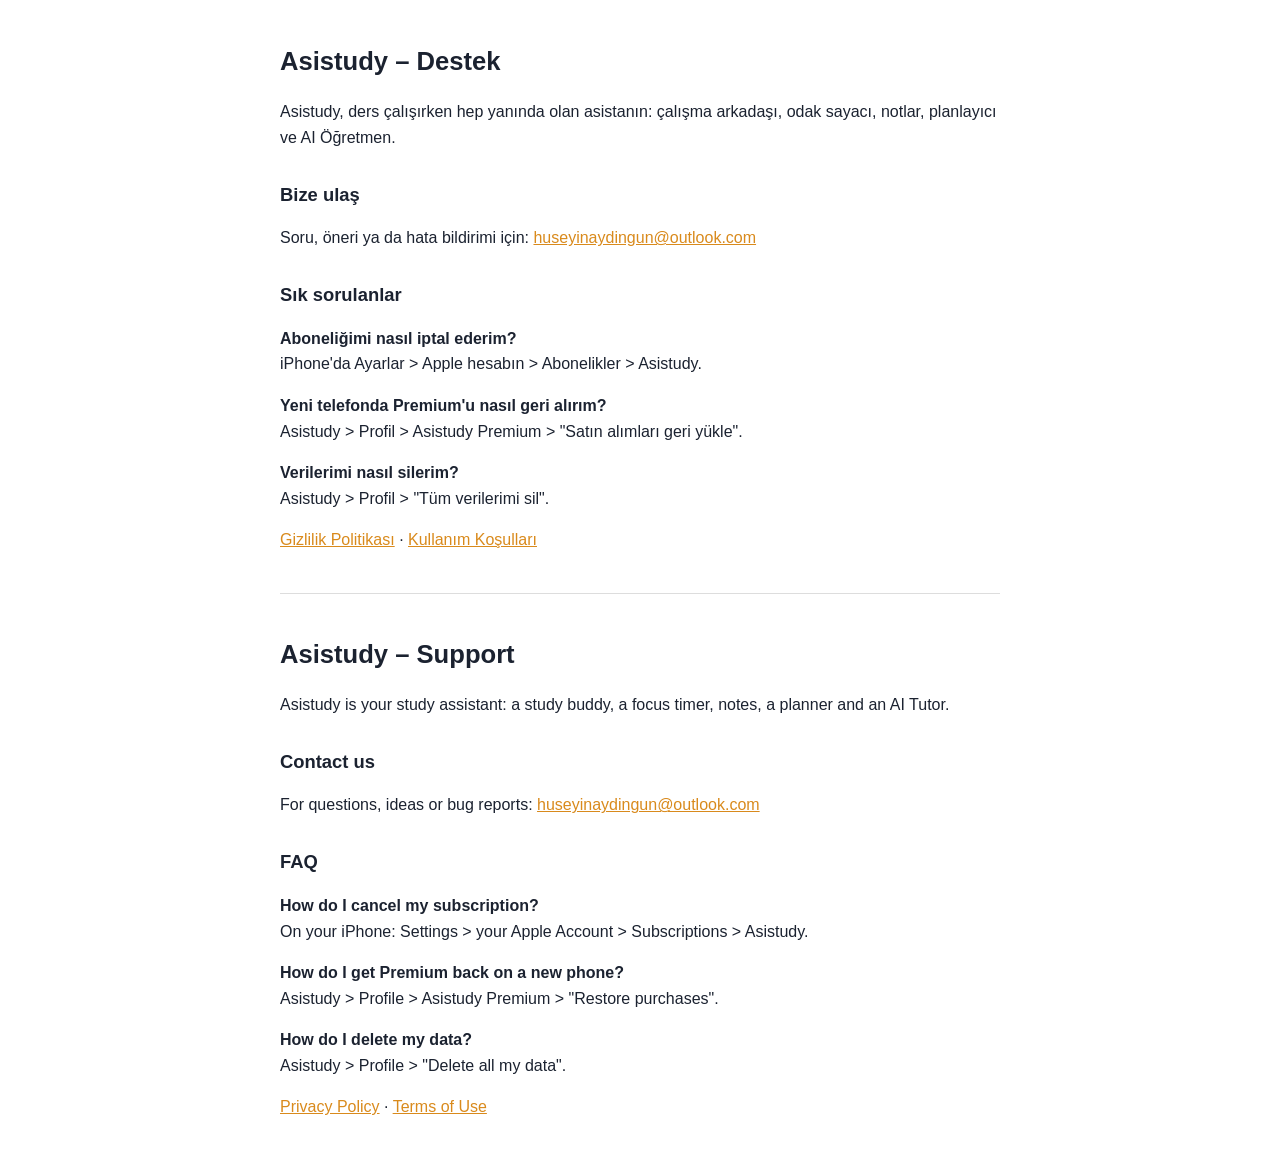
<file: asistudy/index.html>
<!doctype html>
<html lang="tr">
<head>
<meta charset="utf-8">
<meta name="viewport" content="width=device-width, initial-scale=1">
<title>Asistudy – Destek / Support</title>
<style>
  body{font-family:-apple-system,BlinkMacSystemFont,"Segoe UI",sans-serif;max-width:720px;margin:0 auto;padding:24px 16px;line-height:1.6;color:#1b2230;background:#fff}
  h1{font-size:1.6rem} h2{font-size:1.15rem;margin-top:1.6em} hr{margin:40px 0;border:0;border-top:1px solid #ddd}
  a{color:#d98a1c}
  @media (prefers-color-scheme:dark){body{background:#0e121a;color:#e6e9ef}hr{border-top-color:#2a3140}}
</style>
</head>
<body>
<h1>Asistudy – Destek</h1>
<p>Asistudy, ders çalışırken hep yanında olan asistanın: çalışma arkadaşı, odak sayacı, notlar, planlayıcı ve AI Öğretmen.</p>
<h2>Bize ulaş</h2>
<p>Soru, öneri ya da hata bildirimi için: <a href="mailto:huseyinaydingun@outlook.com">huseyinaydingun@outlook.com</a></p>
<h2>Sık sorulanlar</h2>
<p><b>Aboneliğimi nasıl iptal ederim?</b><br>iPhone'da Ayarlar &gt; Apple hesabın &gt; Abonelikler &gt; Asistudy.</p>
<p><b>Yeni telefonda Premium'u nasıl geri alırım?</b><br>Asistudy &gt; Profil &gt; Asistudy Premium &gt; "Satın alımları geri yükle".</p>
<p><b>Verilerimi nasıl silerim?</b><br>Asistudy &gt; Profil &gt; "Tüm verilerimi sil".</p>
<p><a href="privacy.html">Gizlilik Politikası</a> · <a href="terms.html">Kullanım Koşulları</a></p>
<hr>
<div lang="en">
<h1>Asistudy – Support</h1>
<p>Asistudy is your study assistant: a study buddy, a focus timer, notes, a planner and an AI Tutor.</p>
<h2>Contact us</h2>
<p>For questions, ideas or bug reports: <a href="mailto:huseyinaydingun@outlook.com">huseyinaydingun@outlook.com</a></p>
<h2>FAQ</h2>
<p><b>How do I cancel my subscription?</b><br>On your iPhone: Settings &gt; your Apple Account &gt; Subscriptions &gt; Asistudy.</p>
<p><b>How do I get Premium back on a new phone?</b><br>Asistudy &gt; Profile &gt; Asistudy Premium &gt; "Restore purchases".</p>
<p><b>How do I delete my data?</b><br>Asistudy &gt; Profile &gt; "Delete all my data".</p>
<p><a href="privacy.html">Privacy Policy</a> · <a href="terms.html">Terms of Use</a></p>
</div>
</body>
</html>
</file>
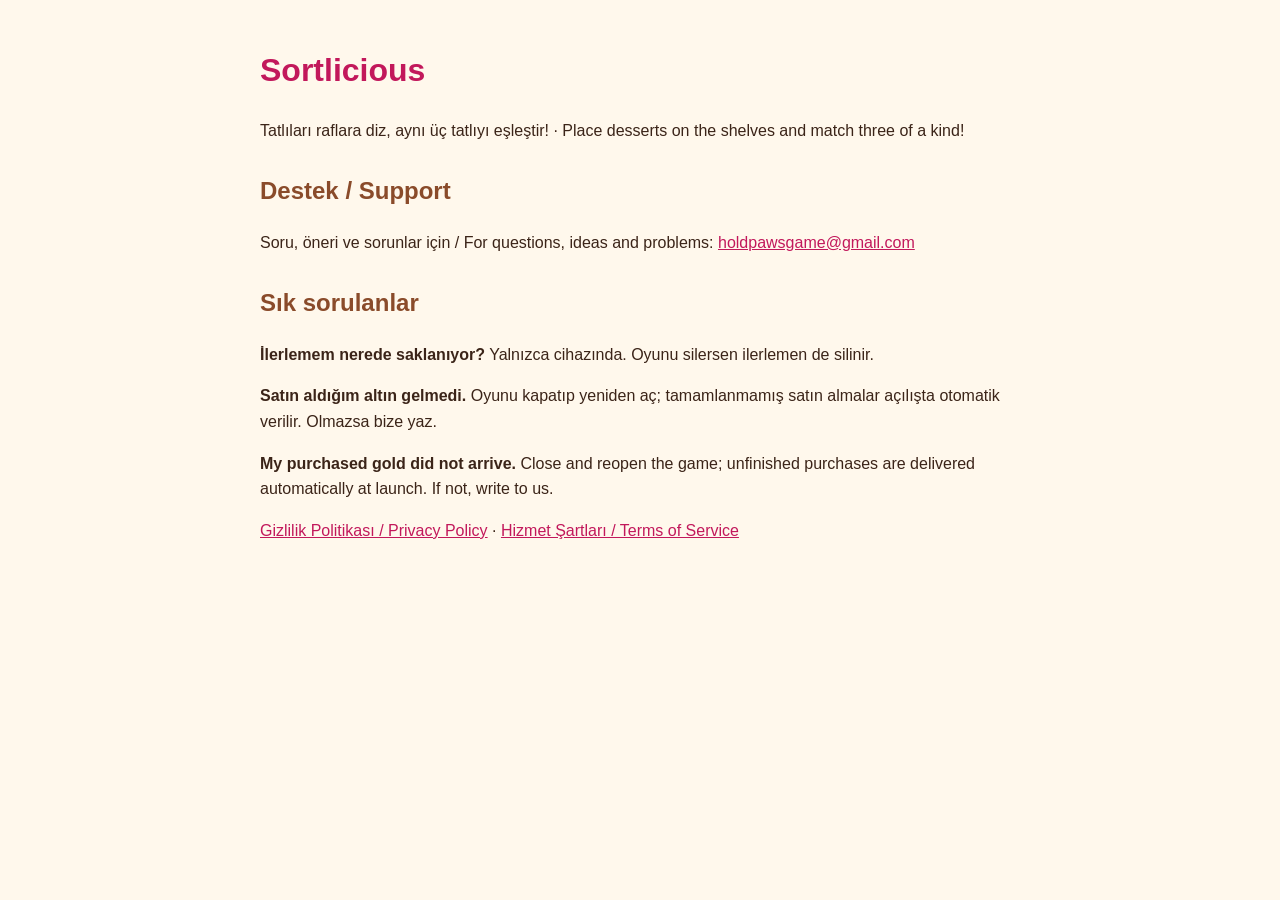
<file: sortlicious/index.html>
<!doctype html>
<html lang="tr">
<head>
<meta charset="utf-8">
<meta name="viewport" content="width=device-width, initial-scale=1">
<title>Sortlicious Destek</title>
<style>
body{font-family:-apple-system,BlinkMacSystemFont,"Segoe UI",Roboto,sans-serif;max-width:760px;margin:0 auto;padding:24px 16px;line-height:1.6;color:#3b2418;background:#fff8ec}
h1{color:#c2185b}h2{color:#8a4b2a;margin-top:28px}a{color:#c2185b}
</style>
</head>
<body>
<h1>Sortlicious</h1>
<p>Tatlıları raflara diz, aynı üç tatlıyı eşleştir! · Place desserts on the shelves and match three of a kind!</p>
<h2>Destek / Support</h2>
<p>Soru, öneri ve sorunlar için / For questions, ideas and problems: <a href="mailto:holdpawsgame@gmail.com">holdpawsgame@gmail.com</a></p>
<h2>Sık sorulanlar</h2>
<p><b>İlerlemem nerede saklanıyor?</b> Yalnızca cihazında. Oyunu silersen ilerlemen de silinir.</p>
<p><b>Satın aldığım altın gelmedi.</b> Oyunu kapatıp yeniden aç; tamamlanmamış satın almalar açılışta otomatik verilir. Olmazsa bize yaz.</p>
<p><b>My purchased gold did not arrive.</b> Close and reopen the game; unfinished purchases are delivered automatically at launch. If not, write to us.</p>
<p><a href="privacy.html">Gizlilik Politikası / Privacy Policy</a> · <a href="terms.html">Hizmet Şartları / Terms of Service</a></p>
</body>
</html>
</file>
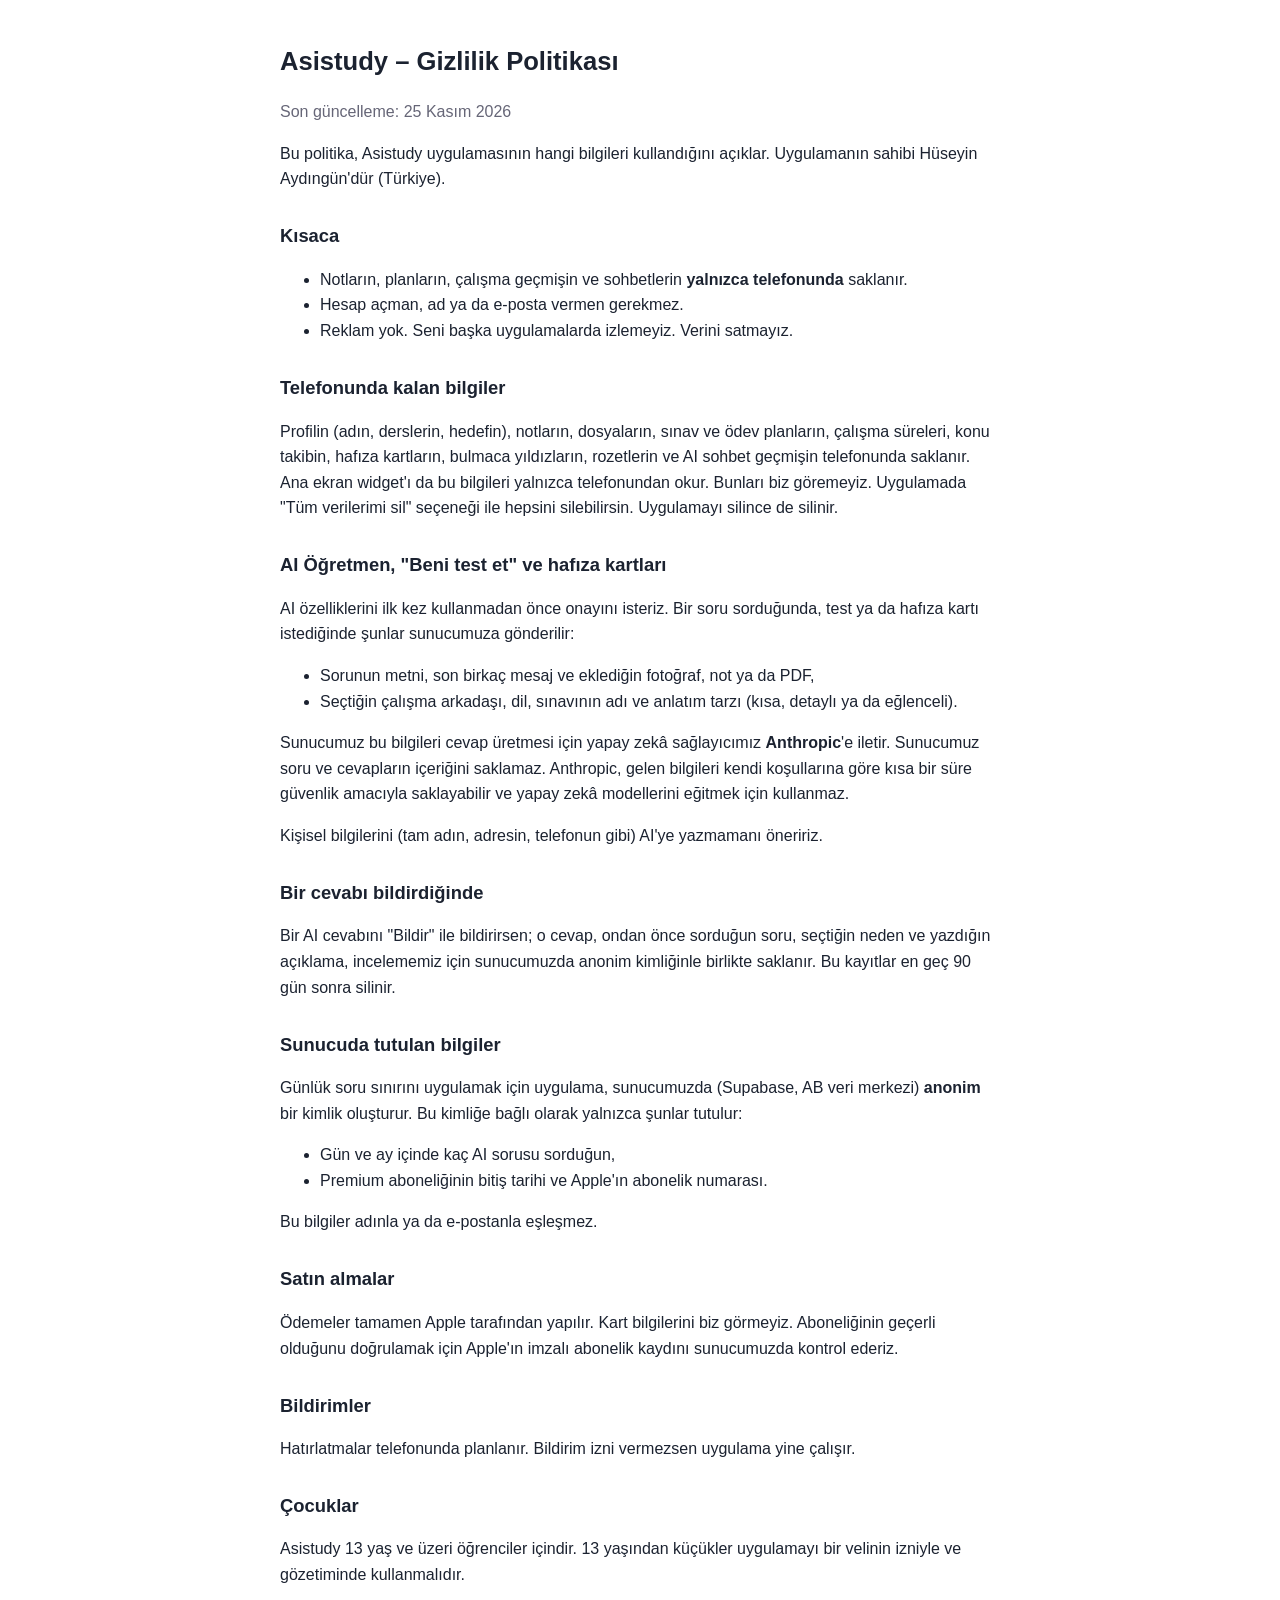
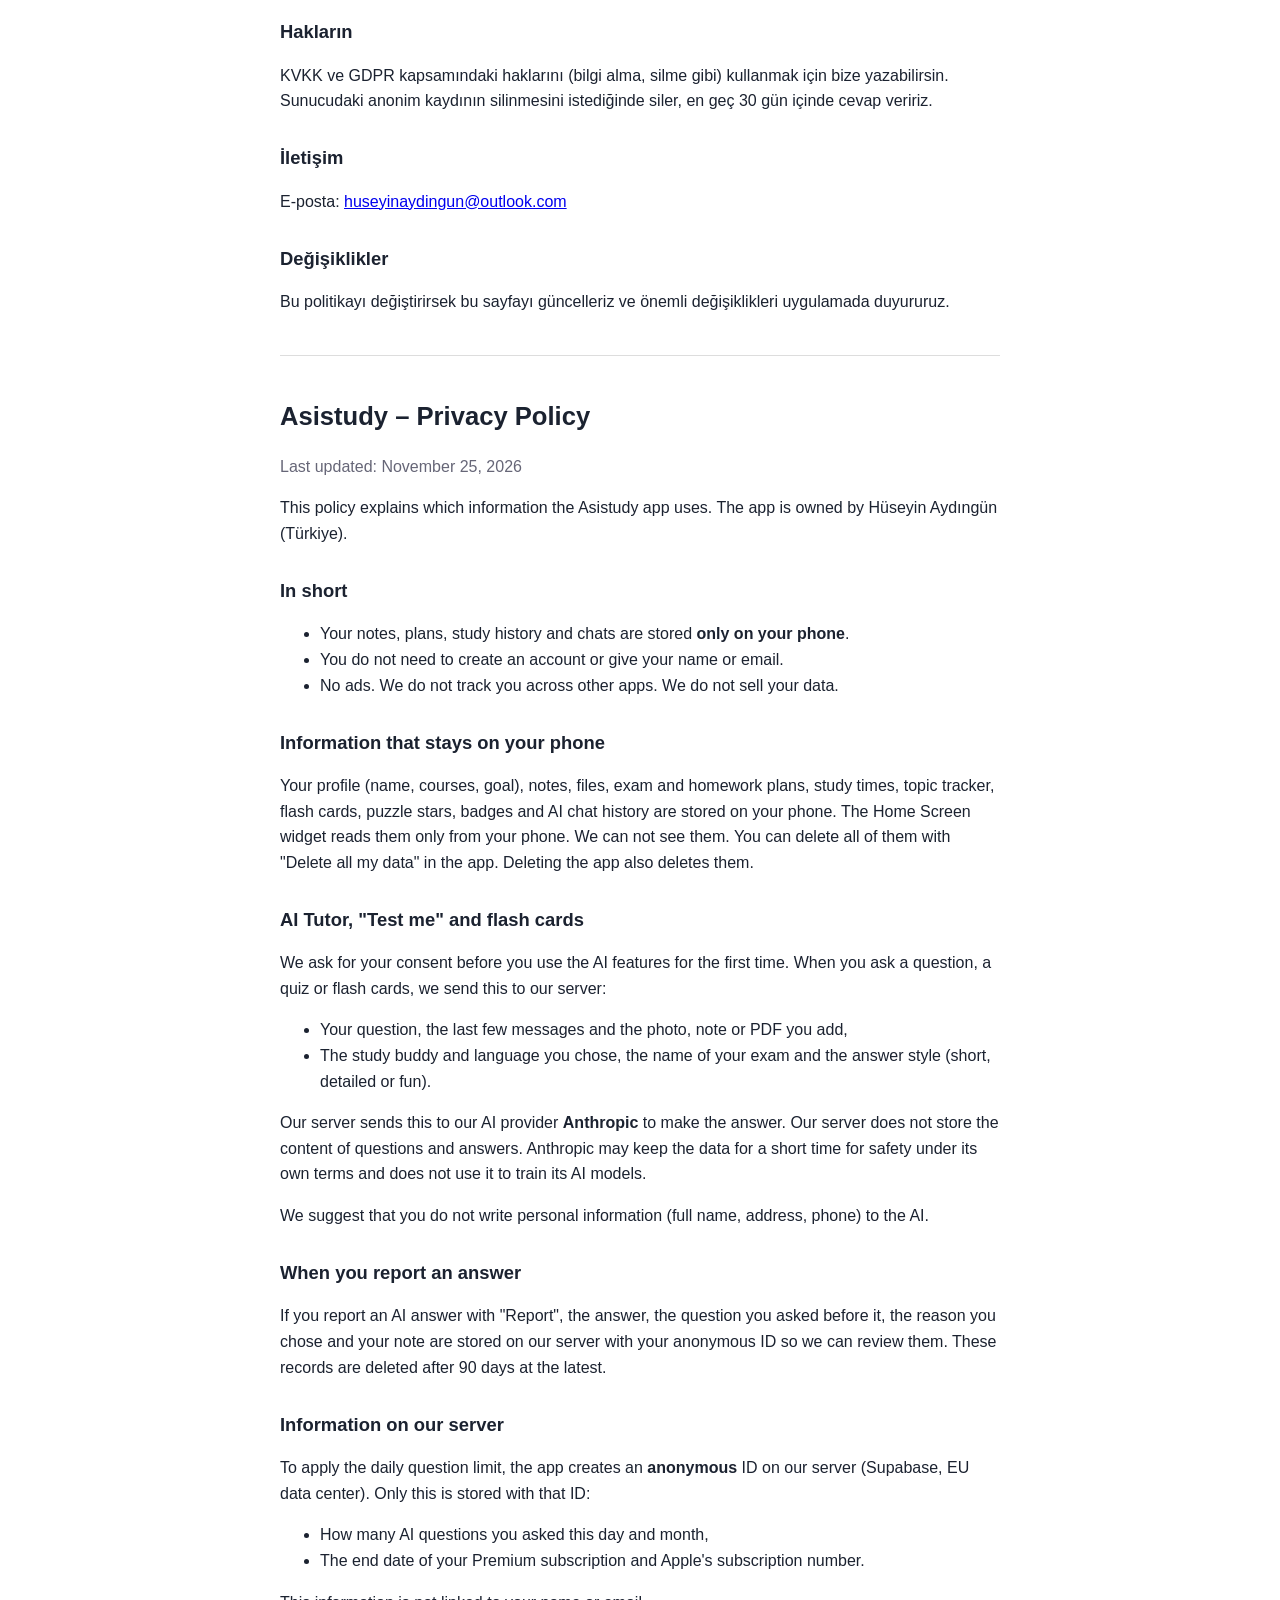
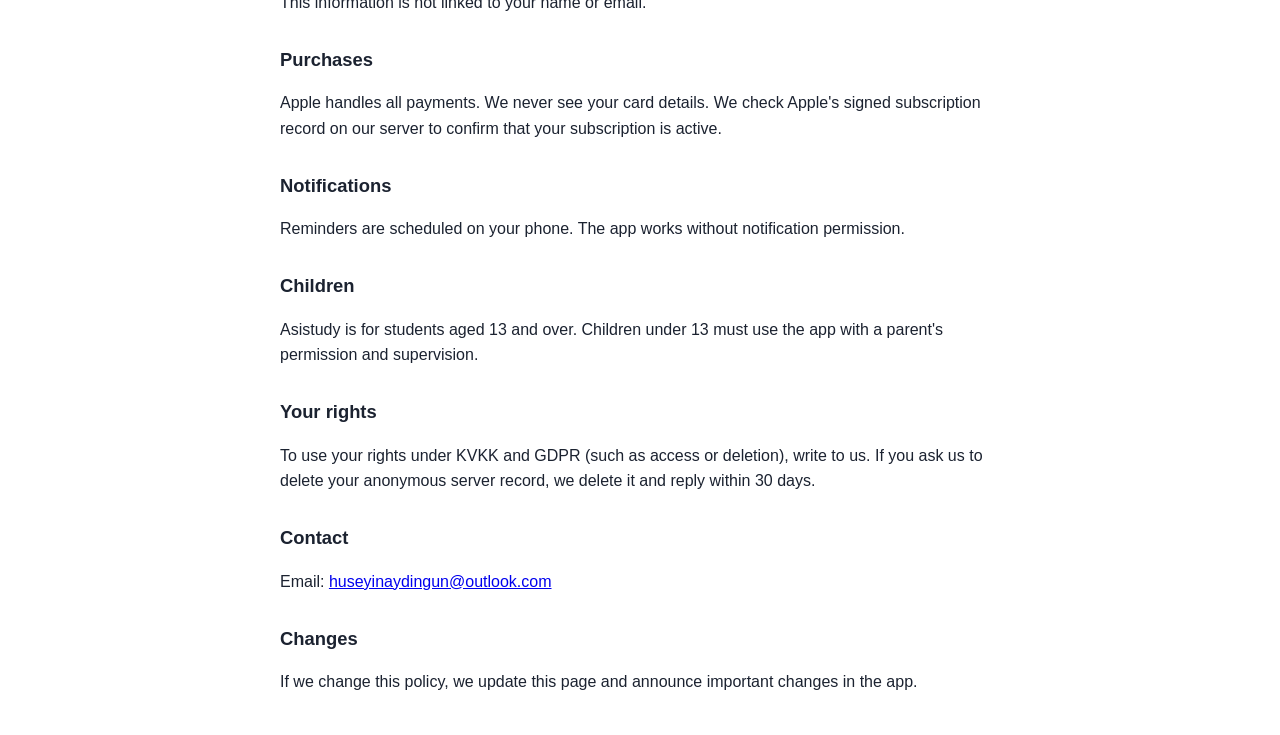
<file: asistudy/privacy.html>
<!doctype html>
<html lang="tr">
<head>
<meta charset="utf-8">
<meta name="viewport" content="width=device-width, initial-scale=1">
<title>Asistudy – Gizlilik Politikası / Privacy Policy</title>
<style>
  body{font-family:-apple-system,BlinkMacSystemFont,"Segoe UI",sans-serif;max-width:720px;margin:0 auto;padding:24px 16px;line-height:1.6;color:#1b2230;background:#fff}
  h1{font-size:1.6rem} h2{font-size:1.15rem;margin-top:1.6em} .muted{color:#667} hr{margin:40px 0;border:0;border-top:1px solid #ddd}
  @media (prefers-color-scheme:dark){body{background:#0e121a;color:#e6e9ef}.muted{color:#9aa3b2}hr{border-top-color:#2a3140}}
</style>
</head>
<body>
<h1>Asistudy – Gizlilik Politikası</h1>
<p class="muted">Son güncelleme: 25 Kasım 2026</p>

<p>Bu politika, Asistudy uygulamasının hangi bilgileri kullandığını açıklar. Uygulamanın sahibi Hüseyin Aydıngün'dür (Türkiye).</p>

<h2>Kısaca</h2>
<ul>
  <li>Notların, planların, çalışma geçmişin ve sohbetlerin <b>yalnızca telefonunda</b> saklanır.</li>
  <li>Hesap açman, ad ya da e-posta vermen gerekmez.</li>
  <li>Reklam yok. Seni başka uygulamalarda izlemeyiz. Verini satmayız.</li>
</ul>

<h2>Telefonunda kalan bilgiler</h2>
<p>Profilin (adın, derslerin, hedefin), notların, dosyaların, sınav ve ödev planların, çalışma süreleri, konu takibin, hafıza kartların, bulmaca yıldızların, rozetlerin ve AI sohbet geçmişin telefonunda saklanır. Ana ekran widget'ı da bu bilgileri yalnızca telefonundan okur. Bunları biz göremeyiz. Uygulamada "Tüm verilerimi sil" seçeneği ile hepsini silebilirsin. Uygulamayı silince de silinir.</p>

<h2>AI Öğretmen, "Beni test et" ve hafıza kartları</h2>
<p>AI özelliklerini ilk kez kullanmadan önce onayını isteriz. Bir soru sorduğunda, test ya da hafıza kartı istediğinde şunlar sunucumuza gönderilir:</p>
<ul>
  <li>Sorunun metni, son birkaç mesaj ve eklediğin fotoğraf, not ya da PDF,</li>
  <li>Seçtiğin çalışma arkadaşı, dil, sınavının adı ve anlatım tarzı (kısa, detaylı ya da eğlenceli).</li>
</ul>
<p>Sunucumuz bu bilgileri cevap üretmesi için yapay zekâ sağlayıcımız <b>Anthropic</b>'e iletir. Sunucumuz soru ve cevapların içeriğini saklamaz. Anthropic, gelen bilgileri kendi koşullarına göre kısa bir süre güvenlik amacıyla saklayabilir ve yapay zekâ modellerini eğitmek için kullanmaz.</p>
<p>Kişisel bilgilerini (tam adın, adresin, telefonun gibi) AI'ye yazmamanı öneririz.</p>

<h2>Bir cevabı bildirdiğinde</h2>
<p>Bir AI cevabını "Bildir" ile bildirirsen; o cevap, ondan önce sorduğun soru, seçtiğin neden ve yazdığın açıklama, incelememiz için sunucumuzda anonim kimliğinle birlikte saklanır. Bu kayıtlar en geç 90 gün sonra silinir.</p>

<h2>Sunucuda tutulan bilgiler</h2>
<p>Günlük soru sınırını uygulamak için uygulama, sunucumuzda (Supabase, AB veri merkezi) <b>anonim</b> bir kimlik oluşturur. Bu kimliğe bağlı olarak yalnızca şunlar tutulur:</p>
<ul>
  <li>Gün ve ay içinde kaç AI sorusu sorduğun,</li>
  <li>Premium aboneliğinin bitiş tarihi ve Apple'ın abonelik numarası.</li>
</ul>
<p>Bu bilgiler adınla ya da e-postanla eşleşmez.</p>

<h2>Satın almalar</h2>
<p>Ödemeler tamamen Apple tarafından yapılır. Kart bilgilerini biz görmeyiz. Aboneliğinin geçerli olduğunu doğrulamak için Apple'ın imzalı abonelik kaydını sunucumuzda kontrol ederiz.</p>

<h2>Bildirimler</h2>
<p>Hatırlatmalar telefonunda planlanır. Bildirim izni vermezsen uygulama yine çalışır.</p>

<h2>Çocuklar</h2>
<p>Asistudy 13 yaş ve üzeri öğrenciler içindir. 13 yaşından küçükler uygulamayı bir velinin izniyle ve gözetiminde kullanmalıdır.</p>

<h2>Hakların</h2>
<p>KVKK ve GDPR kapsamındaki haklarını (bilgi alma, silme gibi) kullanmak için bize yazabilirsin. Sunucudaki anonim kaydının silinmesini istediğinde siler, en geç 30 gün içinde cevap veririz.</p>

<h2>İletişim</h2>
<p>E-posta: <a href="mailto:huseyinaydingun@outlook.com">huseyinaydingun@outlook.com</a></p>

<h2>Değişiklikler</h2>
<p>Bu politikayı değiştirirsek bu sayfayı güncelleriz ve önemli değişiklikleri uygulamada duyururuz.</p>

<hr>

<h1 lang="en">Asistudy – Privacy Policy</h1>
<div lang="en">
<p class="muted">Last updated: November 25, 2026</p>
<p>This policy explains which information the Asistudy app uses. The app is owned by Hüseyin Aydıngün (Türkiye).</p>

<h2>In short</h2>
<ul>
  <li>Your notes, plans, study history and chats are stored <b>only on your phone</b>.</li>
  <li>You do not need to create an account or give your name or email.</li>
  <li>No ads. We do not track you across other apps. We do not sell your data.</li>
</ul>

<h2>Information that stays on your phone</h2>
<p>Your profile (name, courses, goal), notes, files, exam and homework plans, study times, topic tracker, flash cards, puzzle stars, badges and AI chat history are stored on your phone. The Home Screen widget reads them only from your phone. We can not see them. You can delete all of them with "Delete all my data" in the app. Deleting the app also deletes them.</p>

<h2>AI Tutor, "Test me" and flash cards</h2>
<p>We ask for your consent before you use the AI features for the first time. When you ask a question, a quiz or flash cards, we send this to our server:</p>
<ul>
  <li>Your question, the last few messages and the photo, note or PDF you add,</li>
  <li>The study buddy and language you chose, the name of your exam and the answer style (short, detailed or fun).</li>
</ul>
<p>Our server sends this to our AI provider <b>Anthropic</b> to make the answer. Our server does not store the content of questions and answers. Anthropic may keep the data for a short time for safety under its own terms and does not use it to train its AI models.</p>
<p>We suggest that you do not write personal information (full name, address, phone) to the AI.</p>

<h2>When you report an answer</h2>
<p>If you report an AI answer with "Report", the answer, the question you asked before it, the reason you chose and your note are stored on our server with your anonymous ID so we can review them. These records are deleted after 90 days at the latest.</p>

<h2>Information on our server</h2>
<p>To apply the daily question limit, the app creates an <b>anonymous</b> ID on our server (Supabase, EU data center). Only this is stored with that ID:</p>
<ul>
  <li>How many AI questions you asked this day and month,</li>
  <li>The end date of your Premium subscription and Apple's subscription number.</li>
</ul>
<p>This information is not linked to your name or email.</p>

<h2>Purchases</h2>
<p>Apple handles all payments. We never see your card details. We check Apple's signed subscription record on our server to confirm that your subscription is active.</p>

<h2>Notifications</h2>
<p>Reminders are scheduled on your phone. The app works without notification permission.</p>

<h2>Children</h2>
<p>Asistudy is for students aged 13 and over. Children under 13 must use the app with a parent's permission and supervision.</p>

<h2>Your rights</h2>
<p>To use your rights under KVKK and GDPR (such as access or deletion), write to us. If you ask us to delete your anonymous server record, we delete it and reply within 30 days.</p>

<h2>Contact</h2>
<p>Email: <a href="mailto:huseyinaydingun@outlook.com">huseyinaydingun@outlook.com</a></p>

<h2>Changes</h2>
<p>If we change this policy, we update this page and announce important changes in the app.</p>
</div>
</body>
</html>
</file>
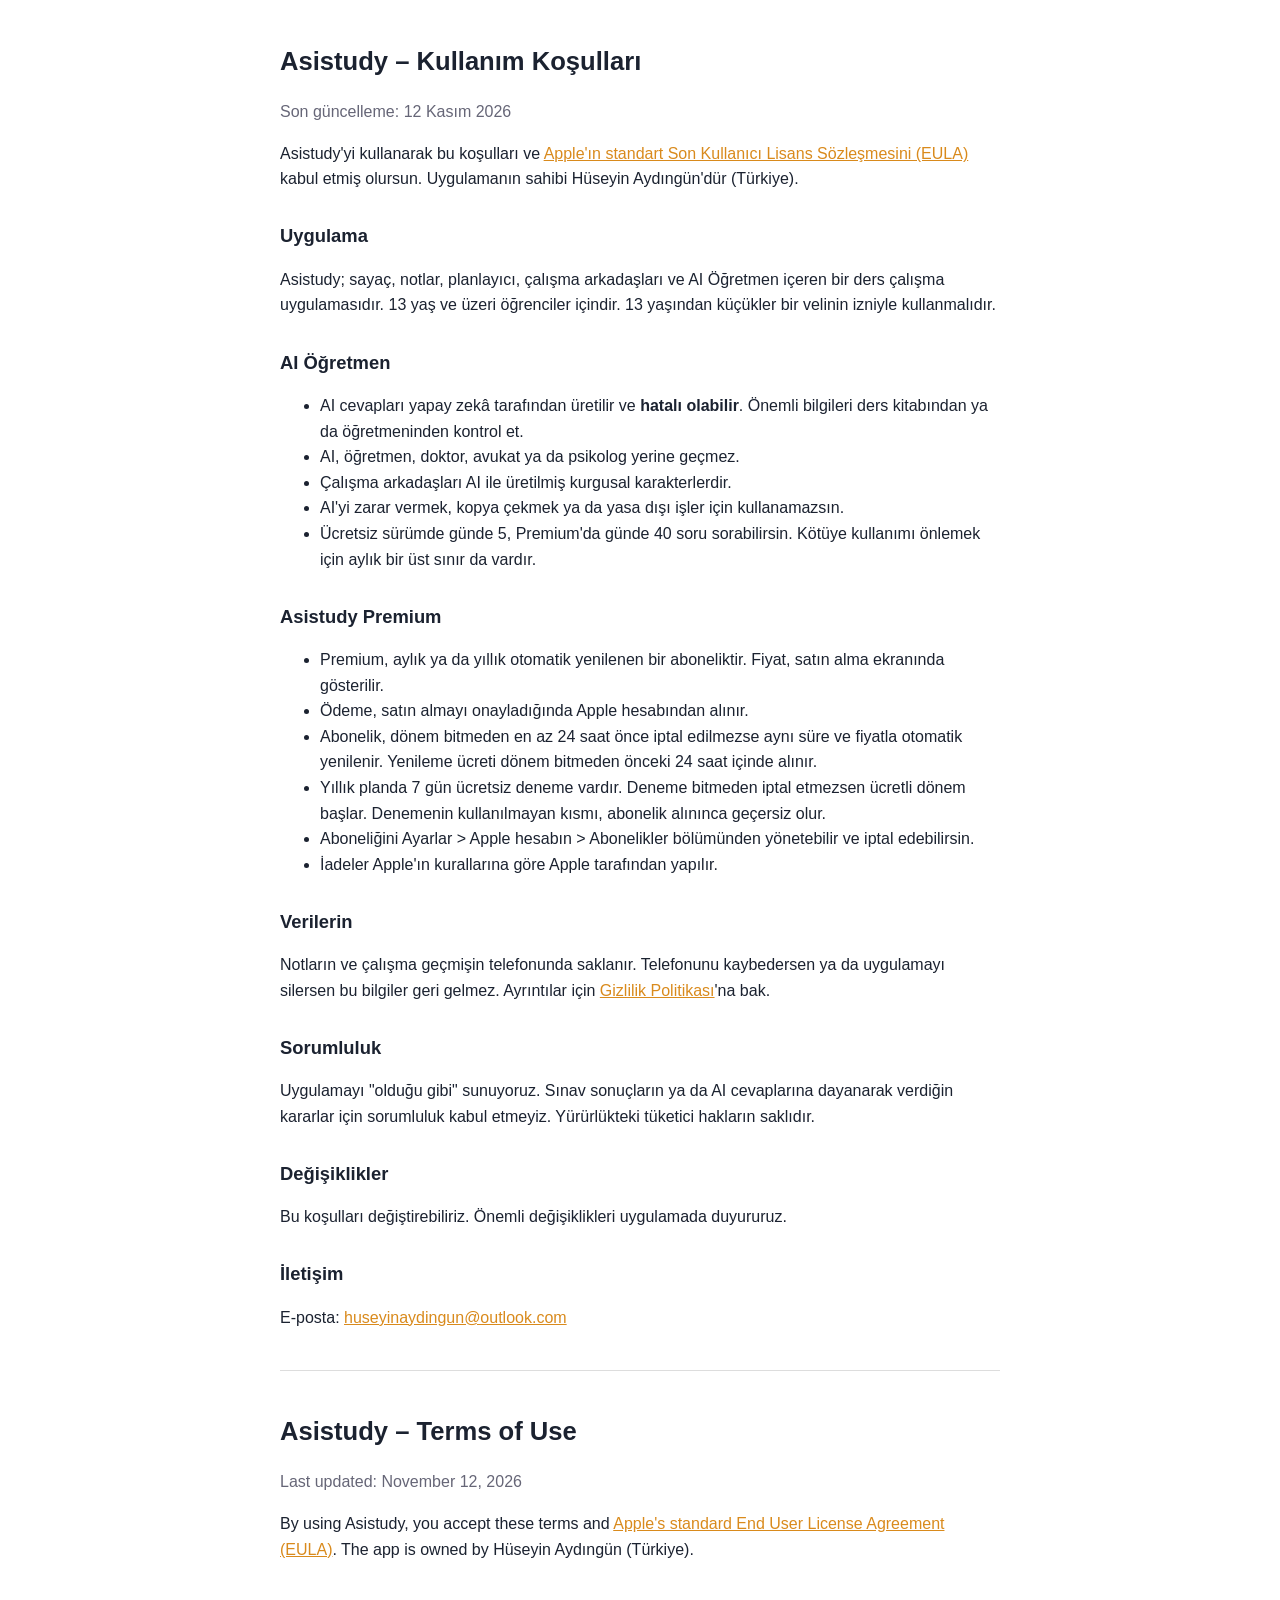
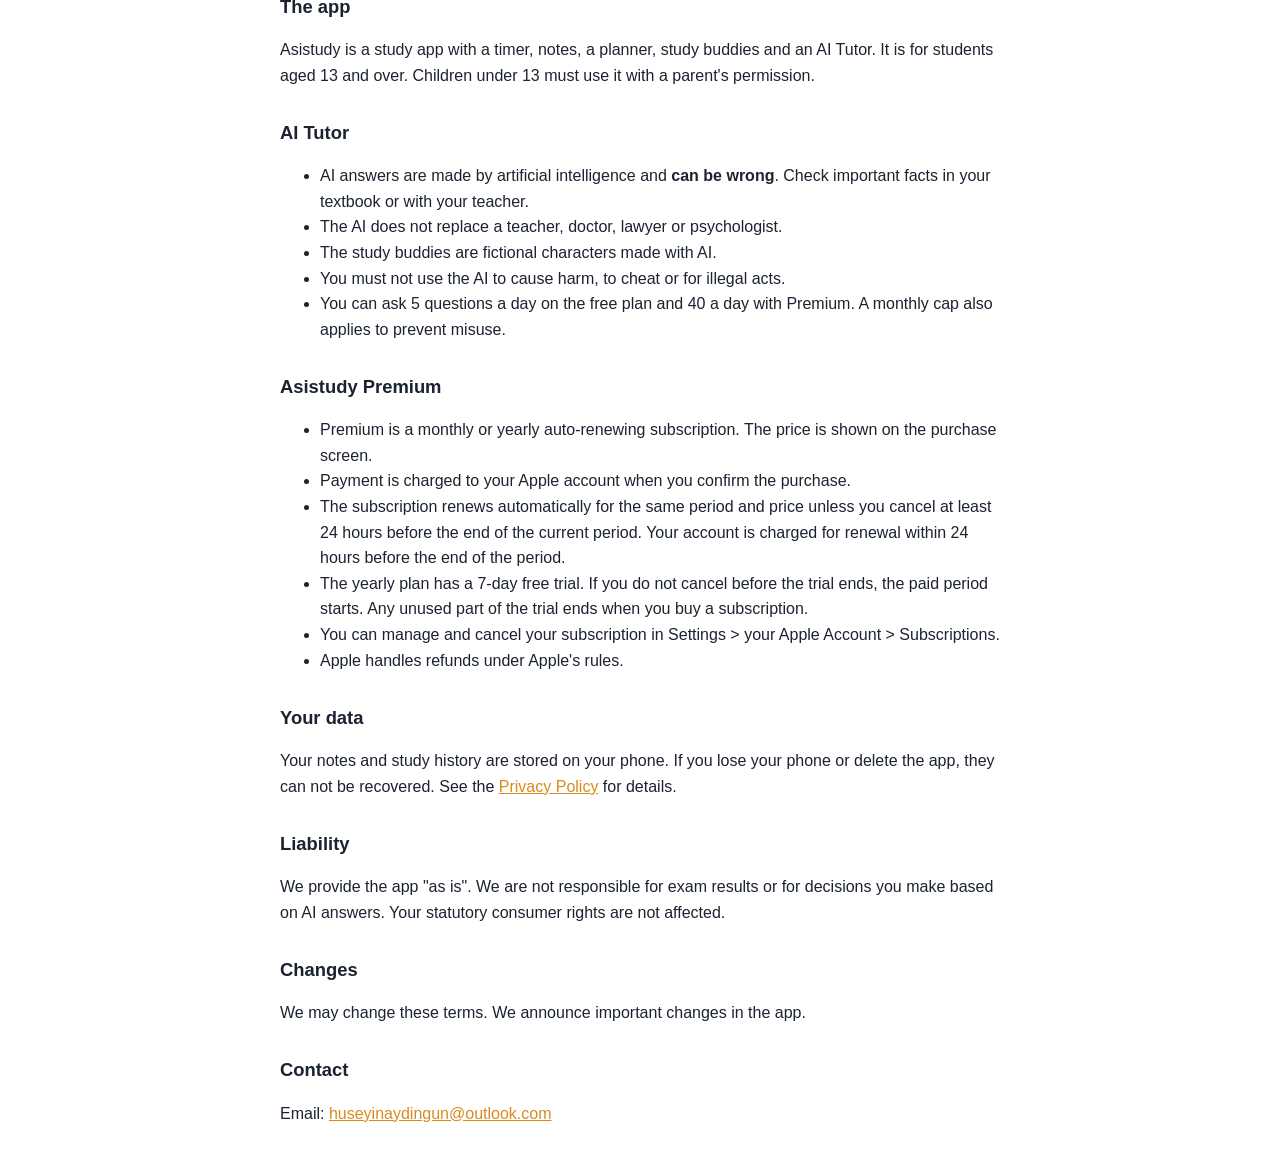
<file: asistudy/terms.html>
<!doctype html>
<html lang="tr">
<head>
<meta charset="utf-8">
<meta name="viewport" content="width=device-width, initial-scale=1">
<title>Asistudy – Kullanım Koşulları / Terms of Use</title>
<style>
  body{font-family:-apple-system,BlinkMacSystemFont,"Segoe UI",sans-serif;max-width:720px;margin:0 auto;padding:24px 16px;line-height:1.6;color:#1b2230;background:#fff}
  h1{font-size:1.6rem} h2{font-size:1.15rem;margin-top:1.6em} .muted{color:#667} hr{margin:40px 0;border:0;border-top:1px solid #ddd}
  @media (prefers-color-scheme:dark){body{background:#0e121a;color:#e6e9ef}.muted{color:#9aa3b2}hr{border-top-color:#2a3140}}
  a{color:#d98a1c}
</style>
</head>
<body>
<h1>Asistudy – Kullanım Koşulları</h1>
<p class="muted">Son güncelleme: 12 Kasım 2026</p>

<p>Asistudy'yi kullanarak bu koşulları ve <a href="https://www.apple.com/legal/internet-services/itunes/dev/stdeula/">Apple'ın standart Son Kullanıcı Lisans Sözleşmesini (EULA)</a> kabul etmiş olursun. Uygulamanın sahibi Hüseyin Aydıngün'dür (Türkiye).</p>

<h2>Uygulama</h2>
<p>Asistudy; sayaç, notlar, planlayıcı, çalışma arkadaşları ve AI Öğretmen içeren bir ders çalışma uygulamasıdır. 13 yaş ve üzeri öğrenciler içindir. 13 yaşından küçükler bir velinin izniyle kullanmalıdır.</p>

<h2>AI Öğretmen</h2>
<ul>
  <li>AI cevapları yapay zekâ tarafından üretilir ve <b>hatalı olabilir</b>. Önemli bilgileri ders kitabından ya da öğretmeninden kontrol et.</li>
  <li>AI, öğretmen, doktor, avukat ya da psikolog yerine geçmez.</li>
  <li>Çalışma arkadaşları AI ile üretilmiş kurgusal karakterlerdir.</li>
  <li>AI'yi zarar vermek, kopya çekmek ya da yasa dışı işler için kullanamazsın.</li>
  <li>Ücretsiz sürümde günde 5, Premium'da günde 40 soru sorabilirsin. Kötüye kullanımı önlemek için aylık bir üst sınır da vardır.</li>
</ul>

<h2>Asistudy Premium</h2>
<ul>
  <li>Premium, aylık ya da yıllık otomatik yenilenen bir aboneliktir. Fiyat, satın alma ekranında gösterilir.</li>
  <li>Ödeme, satın almayı onayladığında Apple hesabından alınır.</li>
  <li>Abonelik, dönem bitmeden en az 24 saat önce iptal edilmezse aynı süre ve fiyatla otomatik yenilenir. Yenileme ücreti dönem bitmeden önceki 24 saat içinde alınır.</li>
  <li>Yıllık planda 7 gün ücretsiz deneme vardır. Deneme bitmeden iptal etmezsen ücretli dönem başlar. Denemenin kullanılmayan kısmı, abonelik alınınca geçersiz olur.</li>
  <li>Aboneliğini Ayarlar &gt; Apple hesabın &gt; Abonelikler bölümünden yönetebilir ve iptal edebilirsin.</li>
  <li>İadeler Apple'ın kurallarına göre Apple tarafından yapılır.</li>
</ul>

<h2>Verilerin</h2>
<p>Notların ve çalışma geçmişin telefonunda saklanır. Telefonunu kaybedersen ya da uygulamayı silersen bu bilgiler geri gelmez. Ayrıntılar için <a href="privacy.html">Gizlilik Politikası</a>'na bak.</p>

<h2>Sorumluluk</h2>
<p>Uygulamayı "olduğu gibi" sunuyoruz. Sınav sonuçların ya da AI cevaplarına dayanarak verdiğin kararlar için sorumluluk kabul etmeyiz. Yürürlükteki tüketici hakların saklıdır.</p>

<h2>Değişiklikler</h2>
<p>Bu koşulları değiştirebiliriz. Önemli değişiklikleri uygulamada duyururuz.</p>

<h2>İletişim</h2>
<p>E-posta: <a href="mailto:huseyinaydingun@outlook.com">huseyinaydingun@outlook.com</a></p>

<hr>

<div lang="en">
<h1>Asistudy – Terms of Use</h1>
<p class="muted">Last updated: November 12, 2026</p>

<p>By using Asistudy, you accept these terms and <a href="https://www.apple.com/legal/internet-services/itunes/dev/stdeula/">Apple's standard End User License Agreement (EULA)</a>. The app is owned by Hüseyin Aydıngün (Türkiye).</p>

<h2>The app</h2>
<p>Asistudy is a study app with a timer, notes, a planner, study buddies and an AI Tutor. It is for students aged 13 and over. Children under 13 must use it with a parent's permission.</p>

<h2>AI Tutor</h2>
<ul>
  <li>AI answers are made by artificial intelligence and <b>can be wrong</b>. Check important facts in your textbook or with your teacher.</li>
  <li>The AI does not replace a teacher, doctor, lawyer or psychologist.</li>
  <li>The study buddies are fictional characters made with AI.</li>
  <li>You must not use the AI to cause harm, to cheat or for illegal acts.</li>
  <li>You can ask 5 questions a day on the free plan and 40 a day with Premium. A monthly cap also applies to prevent misuse.</li>
</ul>

<h2>Asistudy Premium</h2>
<ul>
  <li>Premium is a monthly or yearly auto-renewing subscription. The price is shown on the purchase screen.</li>
  <li>Payment is charged to your Apple account when you confirm the purchase.</li>
  <li>The subscription renews automatically for the same period and price unless you cancel at least 24 hours before the end of the current period. Your account is charged for renewal within 24 hours before the end of the period.</li>
  <li>The yearly plan has a 7-day free trial. If you do not cancel before the trial ends, the paid period starts. Any unused part of the trial ends when you buy a subscription.</li>
  <li>You can manage and cancel your subscription in Settings &gt; your Apple Account &gt; Subscriptions.</li>
  <li>Apple handles refunds under Apple's rules.</li>
</ul>

<h2>Your data</h2>
<p>Your notes and study history are stored on your phone. If you lose your phone or delete the app, they can not be recovered. See the <a href="privacy.html">Privacy Policy</a> for details.</p>

<h2>Liability</h2>
<p>We provide the app "as is". We are not responsible for exam results or for decisions you make based on AI answers. Your statutory consumer rights are not affected.</p>

<h2>Changes</h2>
<p>We may change these terms. We announce important changes in the app.</p>

<h2>Contact</h2>
<p>Email: <a href="mailto:huseyinaydingun@outlook.com">huseyinaydingun@outlook.com</a></p>
</div>
</body>
</html>
</file>
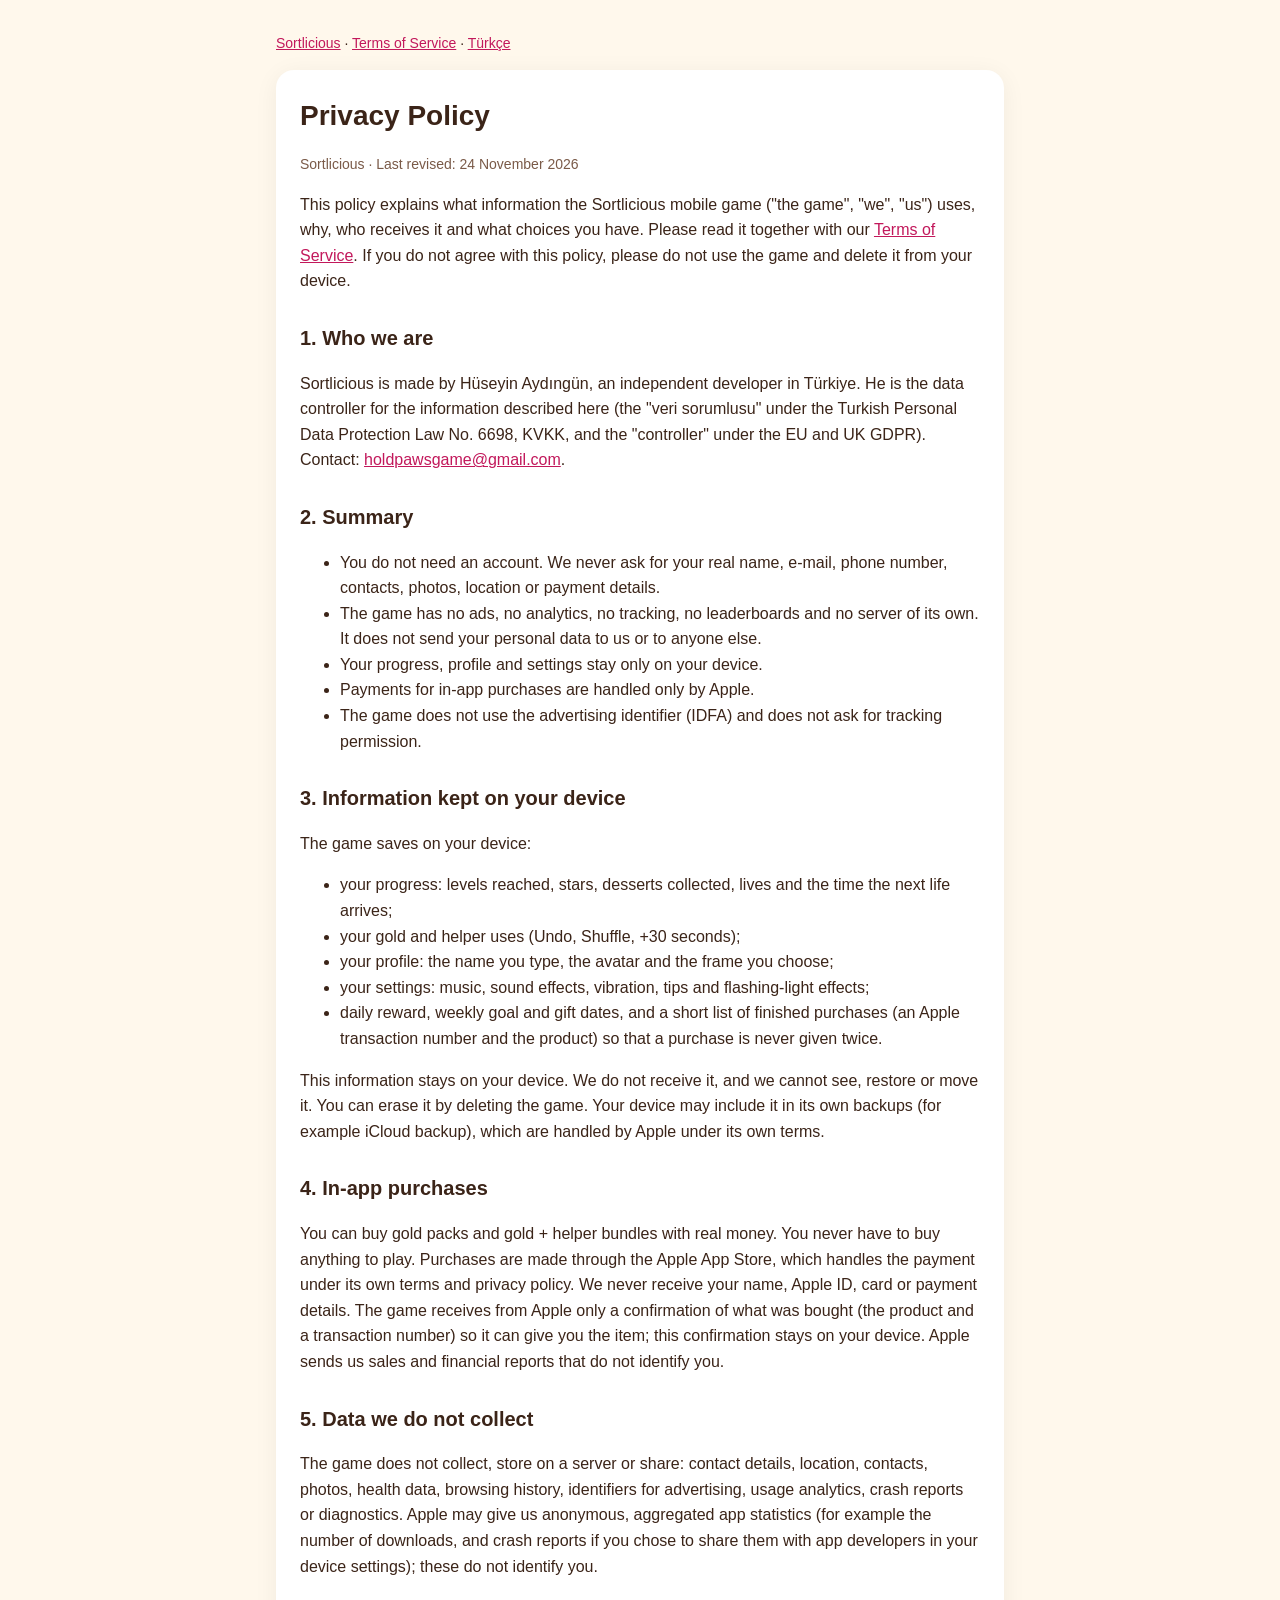
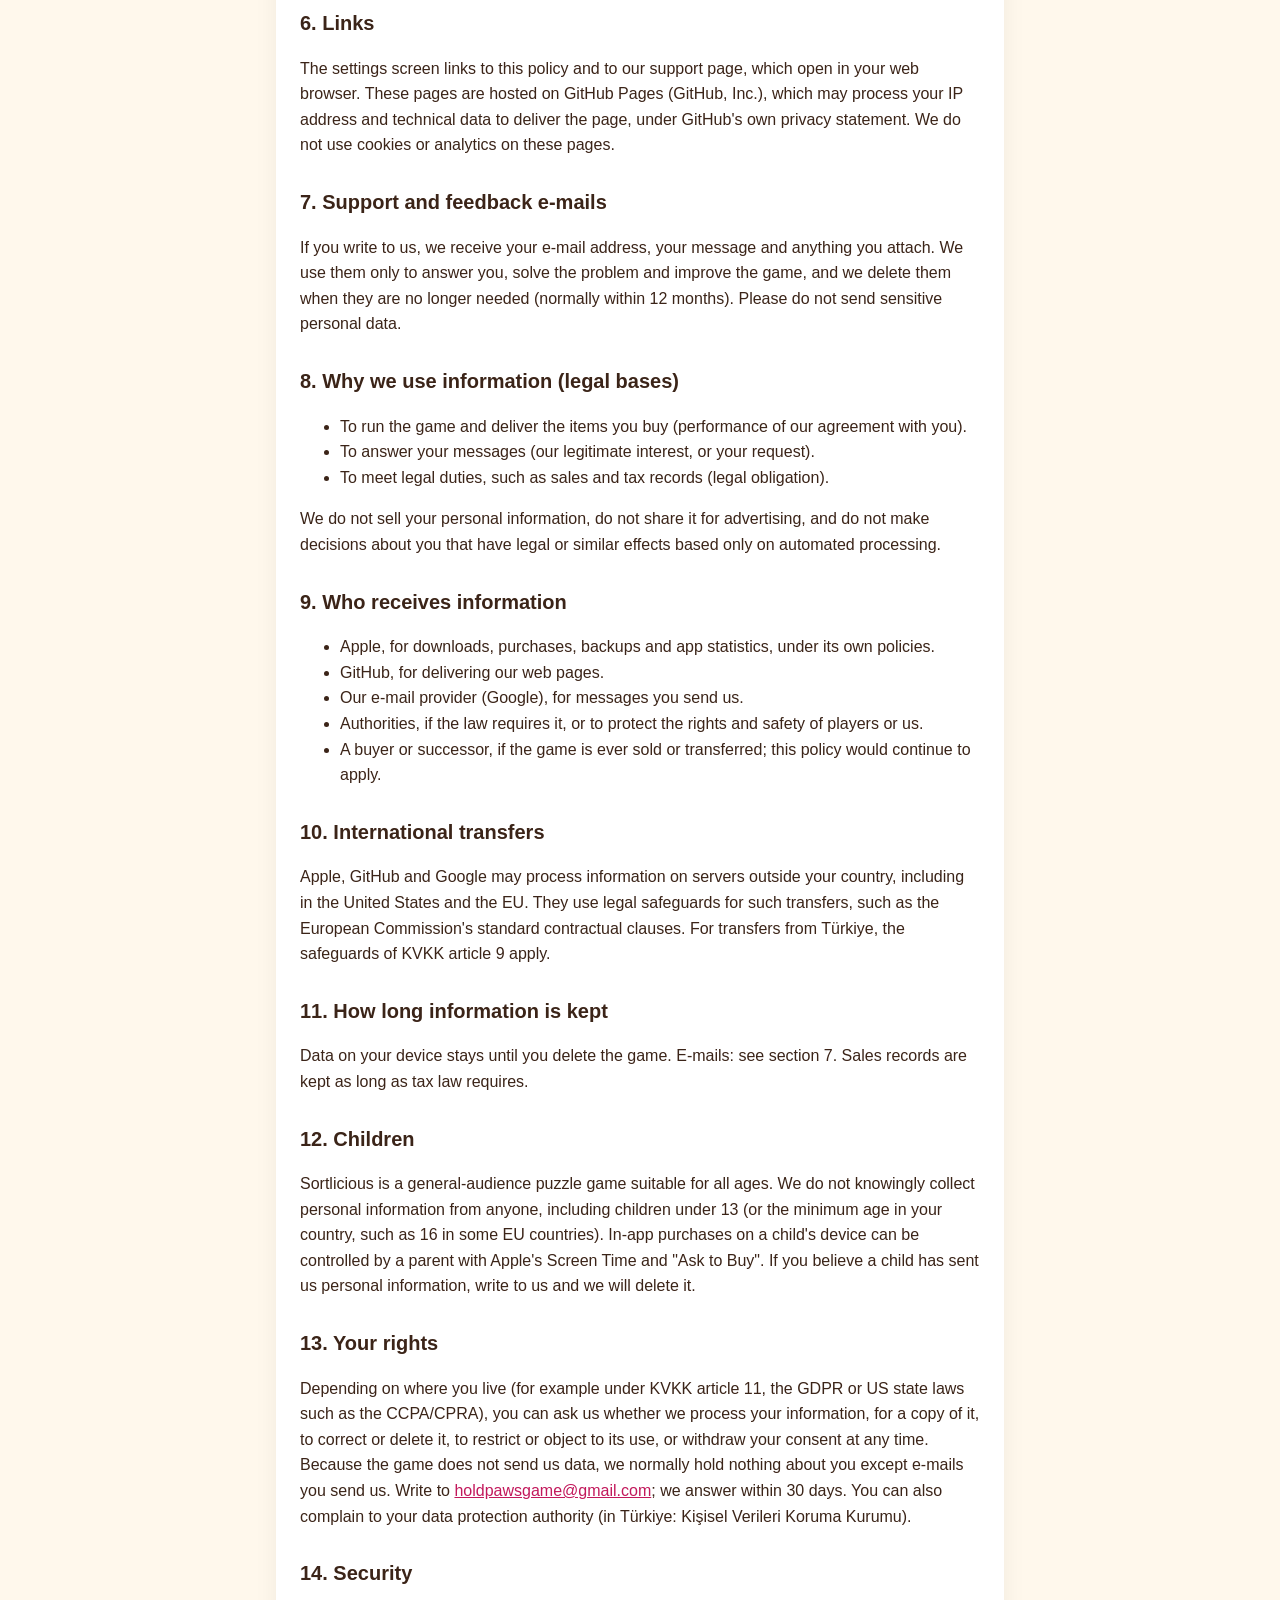
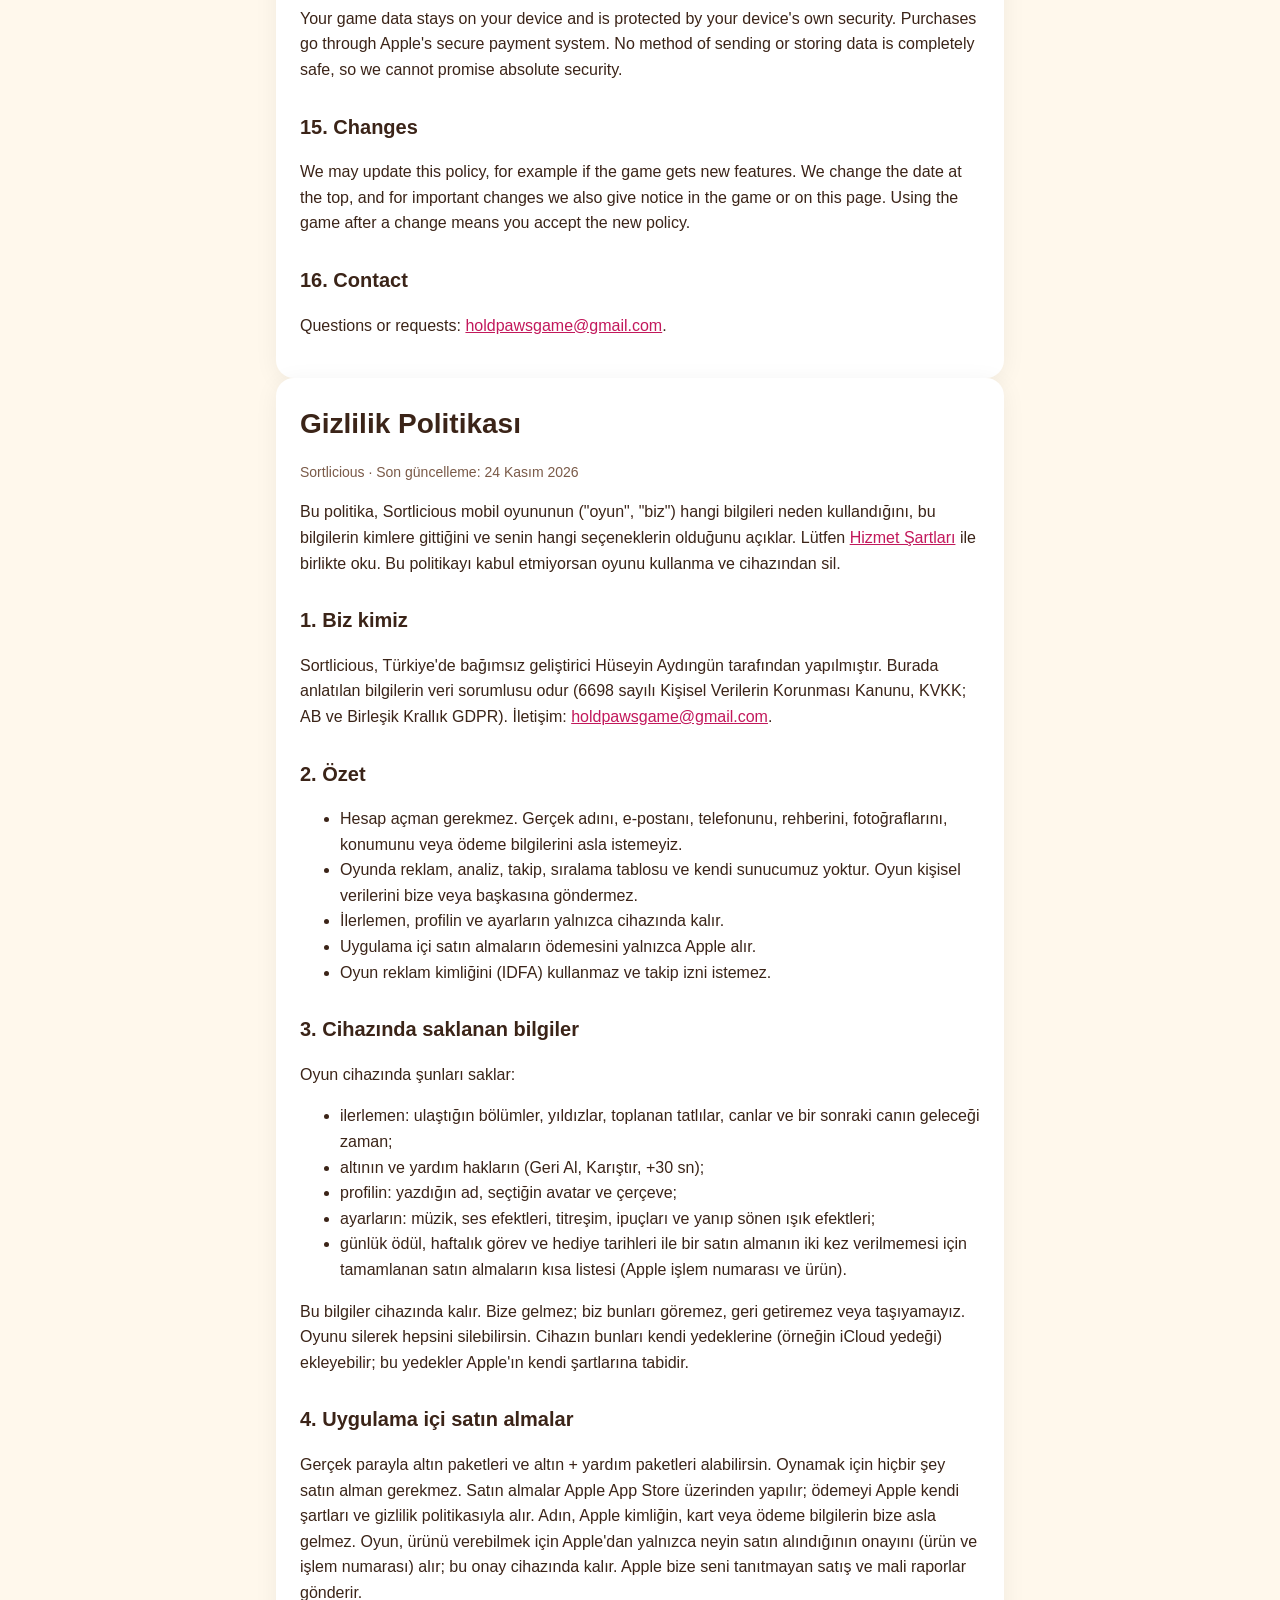
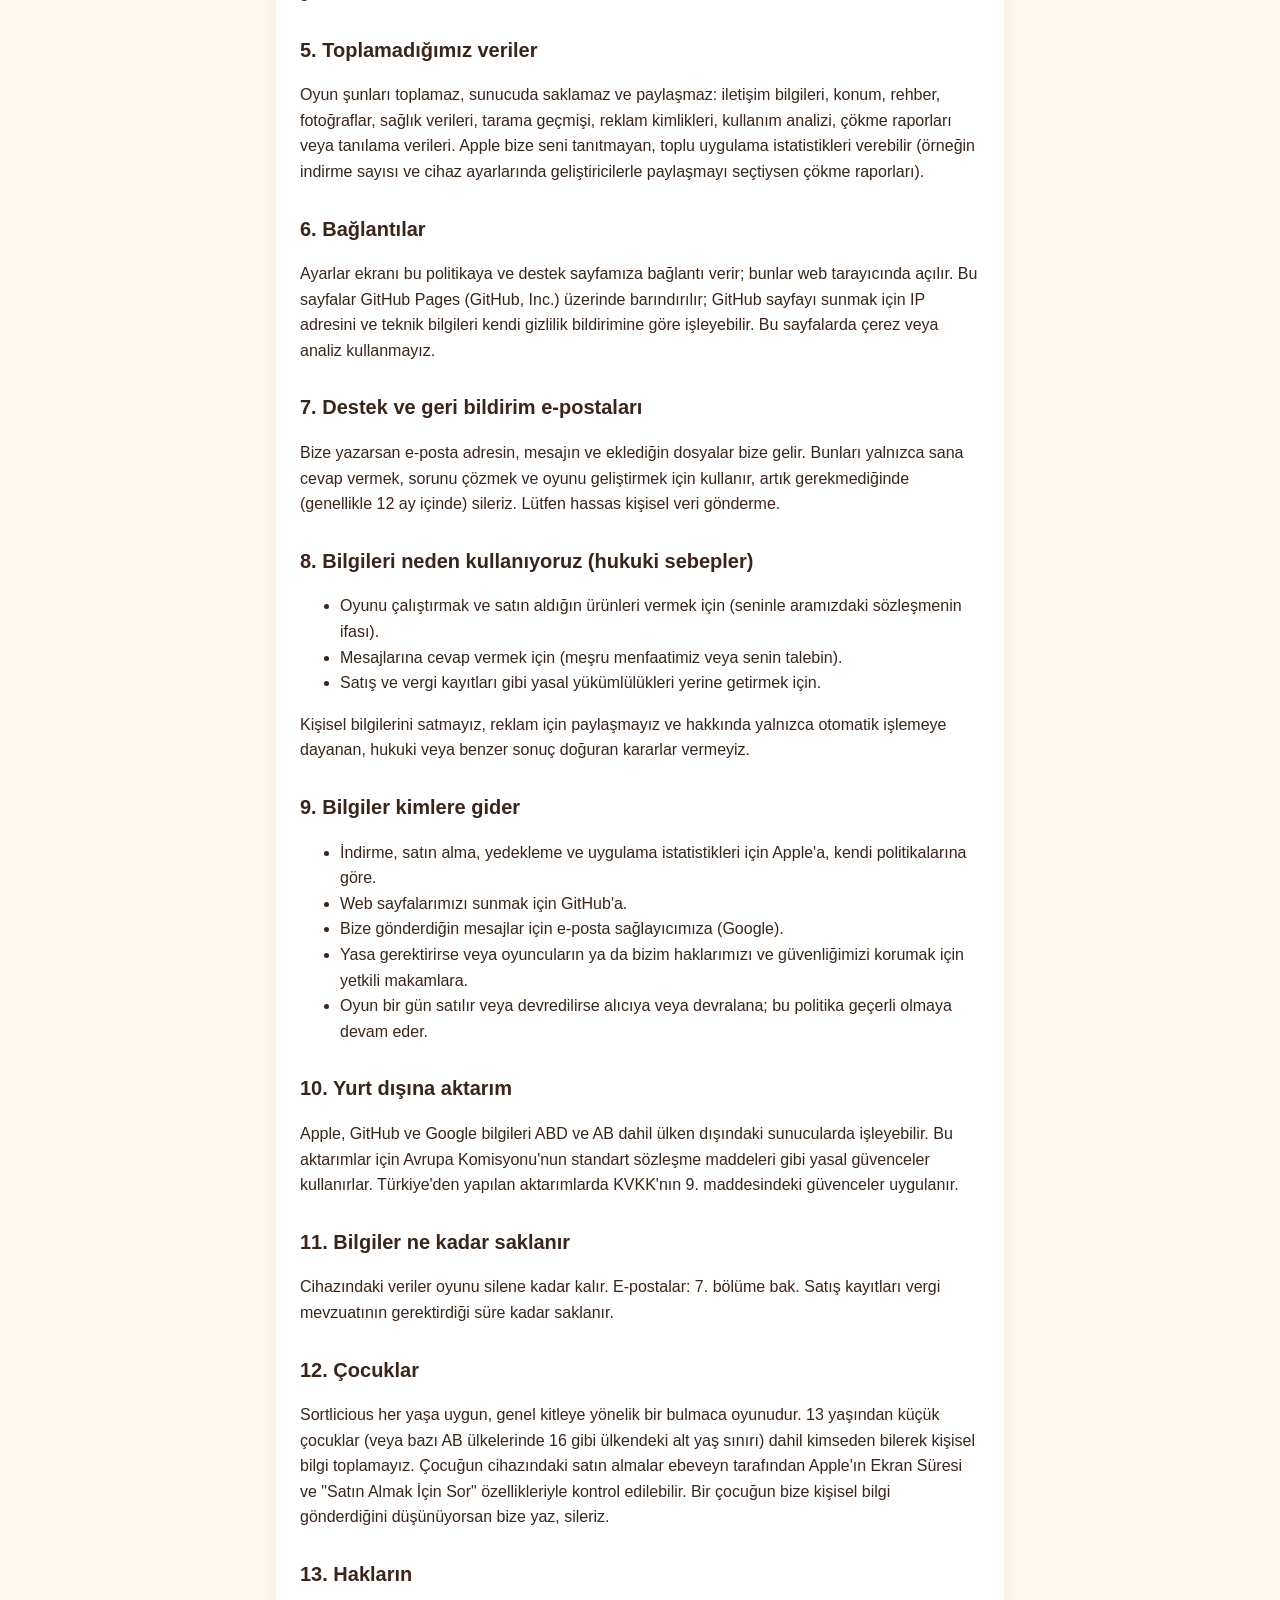
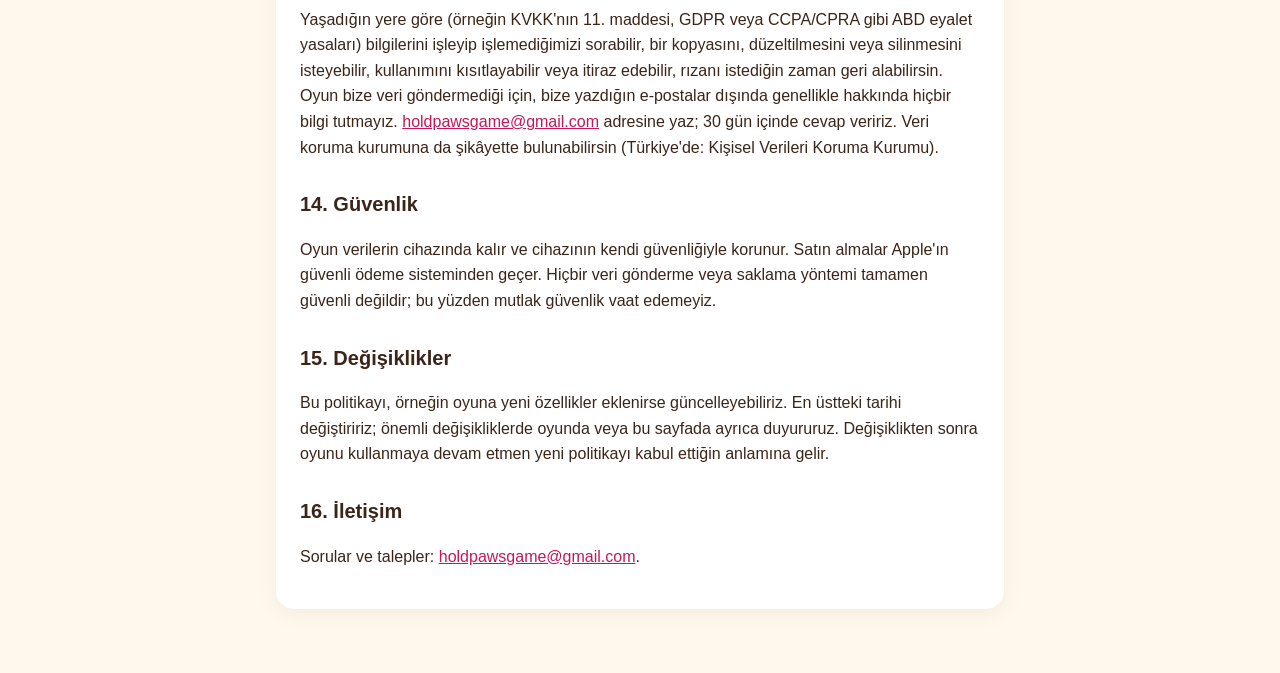
<file: sortlicious/privacy.html>
<!doctype html>
<html lang="en">
<head>
<meta charset="utf-8">
<meta name="viewport" content="width=device-width, initial-scale=1">
<title>Sortlicious Privacy Policy</title>
<link rel="stylesheet" href="style.css">
</head>
<body>
<main>
<nav><a href="index.html">Sortlicious</a> · <a href="terms.html">Terms of Service</a> · <a href="#tr">Türkçe</a></nav>
<div class="card">
<h1>Privacy Policy</h1>
<p class="muted">Sortlicious · Last revised: 24 November 2026</p>

<p>This policy explains what information the Sortlicious mobile game ("the game", "we", "us") uses, why, who receives it and what choices you have. Please read it together with our <a href="terms.html">Terms of Service</a>. If you do not agree with this policy, please do not use the game and delete it from your device.</p>

<h2>1. Who we are</h2>
<p>Sortlicious is made by Hüseyin Aydıngün, an independent developer in Türkiye. He is the data controller for the information described here (the "veri sorumlusu" under the Turkish Personal Data Protection Law No. 6698, KVKK, and the "controller" under the EU and UK GDPR). Contact: <a href="mailto:holdpawsgame@gmail.com">holdpawsgame@gmail.com</a>.</p>

<h2>2. Summary</h2>
<ul>
<li>You do not need an account. We never ask for your real name, e-mail, phone number, contacts, photos, location or payment details.</li>
<li>The game has no ads, no analytics, no tracking, no leaderboards and no server of its own. It does not send your personal data to us or to anyone else.</li>
<li>Your progress, profile and settings stay only on your device.</li>
<li>Payments for in-app purchases are handled only by Apple.</li>
<li>The game does not use the advertising identifier (IDFA) and does not ask for tracking permission.</li>
</ul>

<h2>3. Information kept on your device</h2>
<p>The game saves on your device:</p>
<ul>
<li>your progress: levels reached, stars, desserts collected, lives and the time the next life arrives;</li>
<li>your gold and helper uses (Undo, Shuffle, +30 seconds);</li>
<li>your profile: the name you type, the avatar and the frame you choose;</li>
<li>your settings: music, sound effects, vibration, tips and flashing-light effects;</li>
<li>daily reward, weekly goal and gift dates, and a short list of finished purchases (an Apple transaction number and the product) so that a purchase is never given twice.</li>
</ul>
<p>This information stays on your device. We do not receive it, and we cannot see, restore or move it. You can erase it by deleting the game. Your device may include it in its own backups (for example iCloud backup), which are handled by Apple under its own terms.</p>

<h2>4. In-app purchases</h2>
<p>You can buy gold packs and gold + helper bundles with real money. You never have to buy anything to play. Purchases are made through the Apple App Store, which handles the payment under its own terms and privacy policy. We never receive your name, Apple ID, card or payment details. The game receives from Apple only a confirmation of what was bought (the product and a transaction number) so it can give you the item; this confirmation stays on your device. Apple sends us sales and financial reports that do not identify you.</p>

<h2>5. Data we do not collect</h2>
<p>The game does not collect, store on a server or share: contact details, location, contacts, photos, health data, browsing history, identifiers for advertising, usage analytics, crash reports or diagnostics. Apple may give us anonymous, aggregated app statistics (for example the number of downloads, and crash reports if you chose to share them with app developers in your device settings); these do not identify you.</p>

<h2>6. Links</h2>
<p>The settings screen links to this policy and to our support page, which open in your web browser. These pages are hosted on GitHub Pages (GitHub, Inc.), which may process your IP address and technical data to deliver the page, under GitHub's own privacy statement. We do not use cookies or analytics on these pages.</p>

<h2>7. Support and feedback e-mails</h2>
<p>If you write to us, we receive your e-mail address, your message and anything you attach. We use them only to answer you, solve the problem and improve the game, and we delete them when they are no longer needed (normally within 12 months). Please do not send sensitive personal data.</p>

<h2>8. Why we use information (legal bases)</h2>
<ul>
<li>To run the game and deliver the items you buy (performance of our agreement with you).</li>
<li>To answer your messages (our legitimate interest, or your request).</li>
<li>To meet legal duties, such as sales and tax records (legal obligation).</li>
</ul>
<p>We do not sell your personal information, do not share it for advertising, and do not make decisions about you that have legal or similar effects based only on automated processing.</p>

<h2>9. Who receives information</h2>
<ul>
<li>Apple, for downloads, purchases, backups and app statistics, under its own policies.</li>
<li>GitHub, for delivering our web pages.</li>
<li>Our e-mail provider (Google), for messages you send us.</li>
<li>Authorities, if the law requires it, or to protect the rights and safety of players or us.</li>
<li>A buyer or successor, if the game is ever sold or transferred; this policy would continue to apply.</li>
</ul>

<h2>10. International transfers</h2>
<p>Apple, GitHub and Google may process information on servers outside your country, including in the United States and the EU. They use legal safeguards for such transfers, such as the European Commission's standard contractual clauses. For transfers from Türkiye, the safeguards of KVKK article 9 apply.</p>

<h2>11. How long information is kept</h2>
<p>Data on your device stays until you delete the game. E-mails: see section 7. Sales records are kept as long as tax law requires.</p>

<h2>12. Children</h2>
<p>Sortlicious is a general-audience puzzle game suitable for all ages. We do not knowingly collect personal information from anyone, including children under 13 (or the minimum age in your country, such as 16 in some EU countries). In-app purchases on a child's device can be controlled by a parent with Apple's Screen Time and "Ask to Buy". If you believe a child has sent us personal information, write to us and we will delete it.</p>

<h2>13. Your rights</h2>
<p>Depending on where you live (for example under KVKK article 11, the GDPR or US state laws such as the CCPA/CPRA), you can ask us whether we process your information, for a copy of it, to correct or delete it, to restrict or object to its use, or withdraw your consent at any time. Because the game does not send us data, we normally hold nothing about you except e-mails you send us. Write to <a href="mailto:holdpawsgame@gmail.com">holdpawsgame@gmail.com</a>; we answer within 30 days. You can also complain to your data protection authority (in Türkiye: Kişisel Verileri Koruma Kurumu).</p>

<h2>14. Security</h2>
<p>Your game data stays on your device and is protected by your device's own security. Purchases go through Apple's secure payment system. No method of sending or storing data is completely safe, so we cannot promise absolute security.</p>

<h2>15. Changes</h2>
<p>We may update this policy, for example if the game gets new features. We change the date at the top, and for important changes we also give notice in the game or on this page. Using the game after a change means you accept the new policy.</p>

<h2>16. Contact</h2>
<p>Questions or requests: <a href="mailto:holdpawsgame@gmail.com">holdpawsgame@gmail.com</a>.</p>
</div>

<div class="card" id="tr">
<h1>Gizlilik Politikası</h1>
<p class="muted">Sortlicious · Son güncelleme: 24 Kasım 2026</p>

<p>Bu politika, Sortlicious mobil oyununun ("oyun", "biz") hangi bilgileri neden kullandığını, bu bilgilerin kimlere gittiğini ve senin hangi seçeneklerin olduğunu açıklar. Lütfen <a href="terms.html#tr">Hizmet Şartları</a> ile birlikte oku. Bu politikayı kabul etmiyorsan oyunu kullanma ve cihazından sil.</p>

<h2>1. Biz kimiz</h2>
<p>Sortlicious, Türkiye'de bağımsız geliştirici Hüseyin Aydıngün tarafından yapılmıştır. Burada anlatılan bilgilerin veri sorumlusu odur (6698 sayılı Kişisel Verilerin Korunması Kanunu, KVKK; AB ve Birleşik Krallık GDPR). İletişim: <a href="mailto:holdpawsgame@gmail.com">holdpawsgame@gmail.com</a>.</p>

<h2>2. Özet</h2>
<ul>
<li>Hesap açman gerekmez. Gerçek adını, e-postanı, telefonunu, rehberini, fotoğraflarını, konumunu veya ödeme bilgilerini asla istemeyiz.</li>
<li>Oyunda reklam, analiz, takip, sıralama tablosu ve kendi sunucumuz yoktur. Oyun kişisel verilerini bize veya başkasına göndermez.</li>
<li>İlerlemen, profilin ve ayarların yalnızca cihazında kalır.</li>
<li>Uygulama içi satın almaların ödemesini yalnızca Apple alır.</li>
<li>Oyun reklam kimliğini (IDFA) kullanmaz ve takip izni istemez.</li>
</ul>

<h2>3. Cihazında saklanan bilgiler</h2>
<p>Oyun cihazında şunları saklar:</p>
<ul>
<li>ilerlemen: ulaştığın bölümler, yıldızlar, toplanan tatlılar, canlar ve bir sonraki canın geleceği zaman;</li>
<li>altının ve yardım hakların (Geri Al, Karıştır, +30 sn);</li>
<li>profilin: yazdığın ad, seçtiğin avatar ve çerçeve;</li>
<li>ayarların: müzik, ses efektleri, titreşim, ipuçları ve yanıp sönen ışık efektleri;</li>
<li>günlük ödül, haftalık görev ve hediye tarihleri ile bir satın almanın iki kez verilmemesi için tamamlanan satın almaların kısa listesi (Apple işlem numarası ve ürün).</li>
</ul>
<p>Bu bilgiler cihazında kalır. Bize gelmez; biz bunları göremez, geri getiremez veya taşıyamayız. Oyunu silerek hepsini silebilirsin. Cihazın bunları kendi yedeklerine (örneğin iCloud yedeği) ekleyebilir; bu yedekler Apple'ın kendi şartlarına tabidir.</p>

<h2>4. Uygulama içi satın almalar</h2>
<p>Gerçek parayla altın paketleri ve altın + yardım paketleri alabilirsin. Oynamak için hiçbir şey satın alman gerekmez. Satın almalar Apple App Store üzerinden yapılır; ödemeyi Apple kendi şartları ve gizlilik politikasıyla alır. Adın, Apple kimliğin, kart veya ödeme bilgilerin bize asla gelmez. Oyun, ürünü verebilmek için Apple'dan yalnızca neyin satın alındığının onayını (ürün ve işlem numarası) alır; bu onay cihazında kalır. Apple bize seni tanıtmayan satış ve mali raporlar gönderir.</p>

<h2>5. Toplamadığımız veriler</h2>
<p>Oyun şunları toplamaz, sunucuda saklamaz ve paylaşmaz: iletişim bilgileri, konum, rehber, fotoğraflar, sağlık verileri, tarama geçmişi, reklam kimlikleri, kullanım analizi, çökme raporları veya tanılama verileri. Apple bize seni tanıtmayan, toplu uygulama istatistikleri verebilir (örneğin indirme sayısı ve cihaz ayarlarında geliştiricilerle paylaşmayı seçtiysen çökme raporları).</p>

<h2>6. Bağlantılar</h2>
<p>Ayarlar ekranı bu politikaya ve destek sayfamıza bağlantı verir; bunlar web tarayıcında açılır. Bu sayfalar GitHub Pages (GitHub, Inc.) üzerinde barındırılır; GitHub sayfayı sunmak için IP adresini ve teknik bilgileri kendi gizlilik bildirimine göre işleyebilir. Bu sayfalarda çerez veya analiz kullanmayız.</p>

<h2>7. Destek ve geri bildirim e-postaları</h2>
<p>Bize yazarsan e-posta adresin, mesajın ve eklediğin dosyalar bize gelir. Bunları yalnızca sana cevap vermek, sorunu çözmek ve oyunu geliştirmek için kullanır, artık gerekmediğinde (genellikle 12 ay içinde) sileriz. Lütfen hassas kişisel veri gönderme.</p>

<h2>8. Bilgileri neden kullanıyoruz (hukuki sebepler)</h2>
<ul>
<li>Oyunu çalıştırmak ve satın aldığın ürünleri vermek için (seninle aramızdaki sözleşmenin ifası).</li>
<li>Mesajlarına cevap vermek için (meşru menfaatimiz veya senin talebin).</li>
<li>Satış ve vergi kayıtları gibi yasal yükümlülükleri yerine getirmek için.</li>
</ul>
<p>Kişisel bilgilerini satmayız, reklam için paylaşmayız ve hakkında yalnızca otomatik işlemeye dayanan, hukuki veya benzer sonuç doğuran kararlar vermeyiz.</p>

<h2>9. Bilgiler kimlere gider</h2>
<ul>
<li>İndirme, satın alma, yedekleme ve uygulama istatistikleri için Apple'a, kendi politikalarına göre.</li>
<li>Web sayfalarımızı sunmak için GitHub'a.</li>
<li>Bize gönderdiğin mesajlar için e-posta sağlayıcımıza (Google).</li>
<li>Yasa gerektirirse veya oyuncuların ya da bizim haklarımızı ve güvenliğimizi korumak için yetkili makamlara.</li>
<li>Oyun bir gün satılır veya devredilirse alıcıya veya devralana; bu politika geçerli olmaya devam eder.</li>
</ul>

<h2>10. Yurt dışına aktarım</h2>
<p>Apple, GitHub ve Google bilgileri ABD ve AB dahil ülken dışındaki sunucularda işleyebilir. Bu aktarımlar için Avrupa Komisyonu'nun standart sözleşme maddeleri gibi yasal güvenceler kullanırlar. Türkiye'den yapılan aktarımlarda KVKK'nın 9. maddesindeki güvenceler uygulanır.</p>

<h2>11. Bilgiler ne kadar saklanır</h2>
<p>Cihazındaki veriler oyunu silene kadar kalır. E-postalar: 7. bölüme bak. Satış kayıtları vergi mevzuatının gerektirdiği süre kadar saklanır.</p>

<h2>12. Çocuklar</h2>
<p>Sortlicious her yaşa uygun, genel kitleye yönelik bir bulmaca oyunudur. 13 yaşından küçük çocuklar (veya bazı AB ülkelerinde 16 gibi ülkendeki alt yaş sınırı) dahil kimseden bilerek kişisel bilgi toplamayız. Çocuğun cihazındaki satın almalar ebeveyn tarafından Apple'ın Ekran Süresi ve "Satın Almak İçin Sor" özellikleriyle kontrol edilebilir. Bir çocuğun bize kişisel bilgi gönderdiğini düşünüyorsan bize yaz, sileriz.</p>

<h2>13. Hakların</h2>
<p>Yaşadığın yere göre (örneğin KVKK'nın 11. maddesi, GDPR veya CCPA/CPRA gibi ABD eyalet yasaları) bilgilerini işleyip işlemediğimizi sorabilir, bir kopyasını, düzeltilmesini veya silinmesini isteyebilir, kullanımını kısıtlayabilir veya itiraz edebilir, rızanı istediğin zaman geri alabilirsin. Oyun bize veri göndermediği için, bize yazdığın e-postalar dışında genellikle hakkında hiçbir bilgi tutmayız. <a href="mailto:holdpawsgame@gmail.com">holdpawsgame@gmail.com</a> adresine yaz; 30 gün içinde cevap veririz. Veri koruma kurumuna da şikâyette bulunabilirsin (Türkiye'de: Kişisel Verileri Koruma Kurumu).</p>

<h2>14. Güvenlik</h2>
<p>Oyun verilerin cihazında kalır ve cihazının kendi güvenliğiyle korunur. Satın almalar Apple'ın güvenli ödeme sisteminden geçer. Hiçbir veri gönderme veya saklama yöntemi tamamen güvenli değildir; bu yüzden mutlak güvenlik vaat edemeyiz.</p>

<h2>15. Değişiklikler</h2>
<p>Bu politikayı, örneğin oyuna yeni özellikler eklenirse güncelleyebiliriz. En üstteki tarihi değiştiririz; önemli değişikliklerde oyunda veya bu sayfada ayrıca duyururuz. Değişiklikten sonra oyunu kullanmaya devam etmen yeni politikayı kabul ettiğin anlamına gelir.</p>

<h2>16. İletişim</h2>
<p>Sorular ve talepler: <a href="mailto:holdpawsgame@gmail.com">holdpawsgame@gmail.com</a>.</p>
</div>
</main>
</body>
</html>
</file>
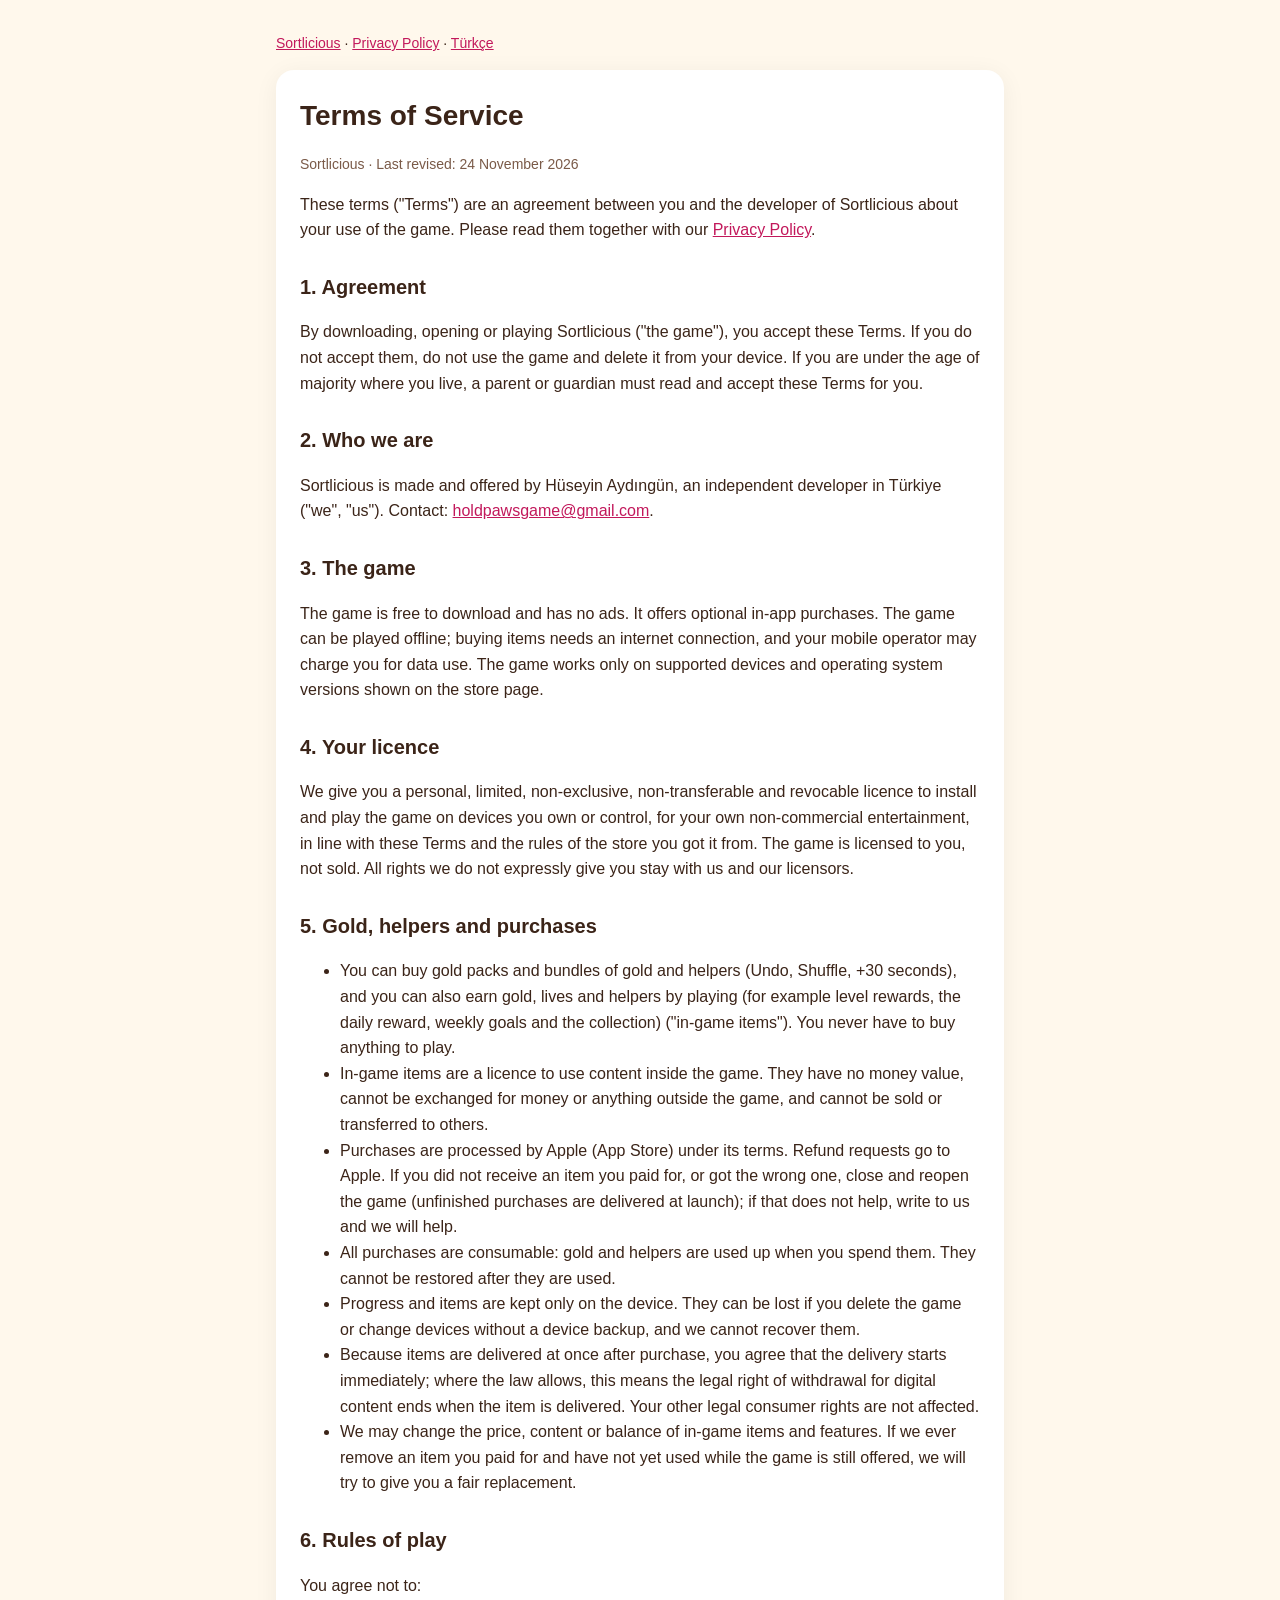
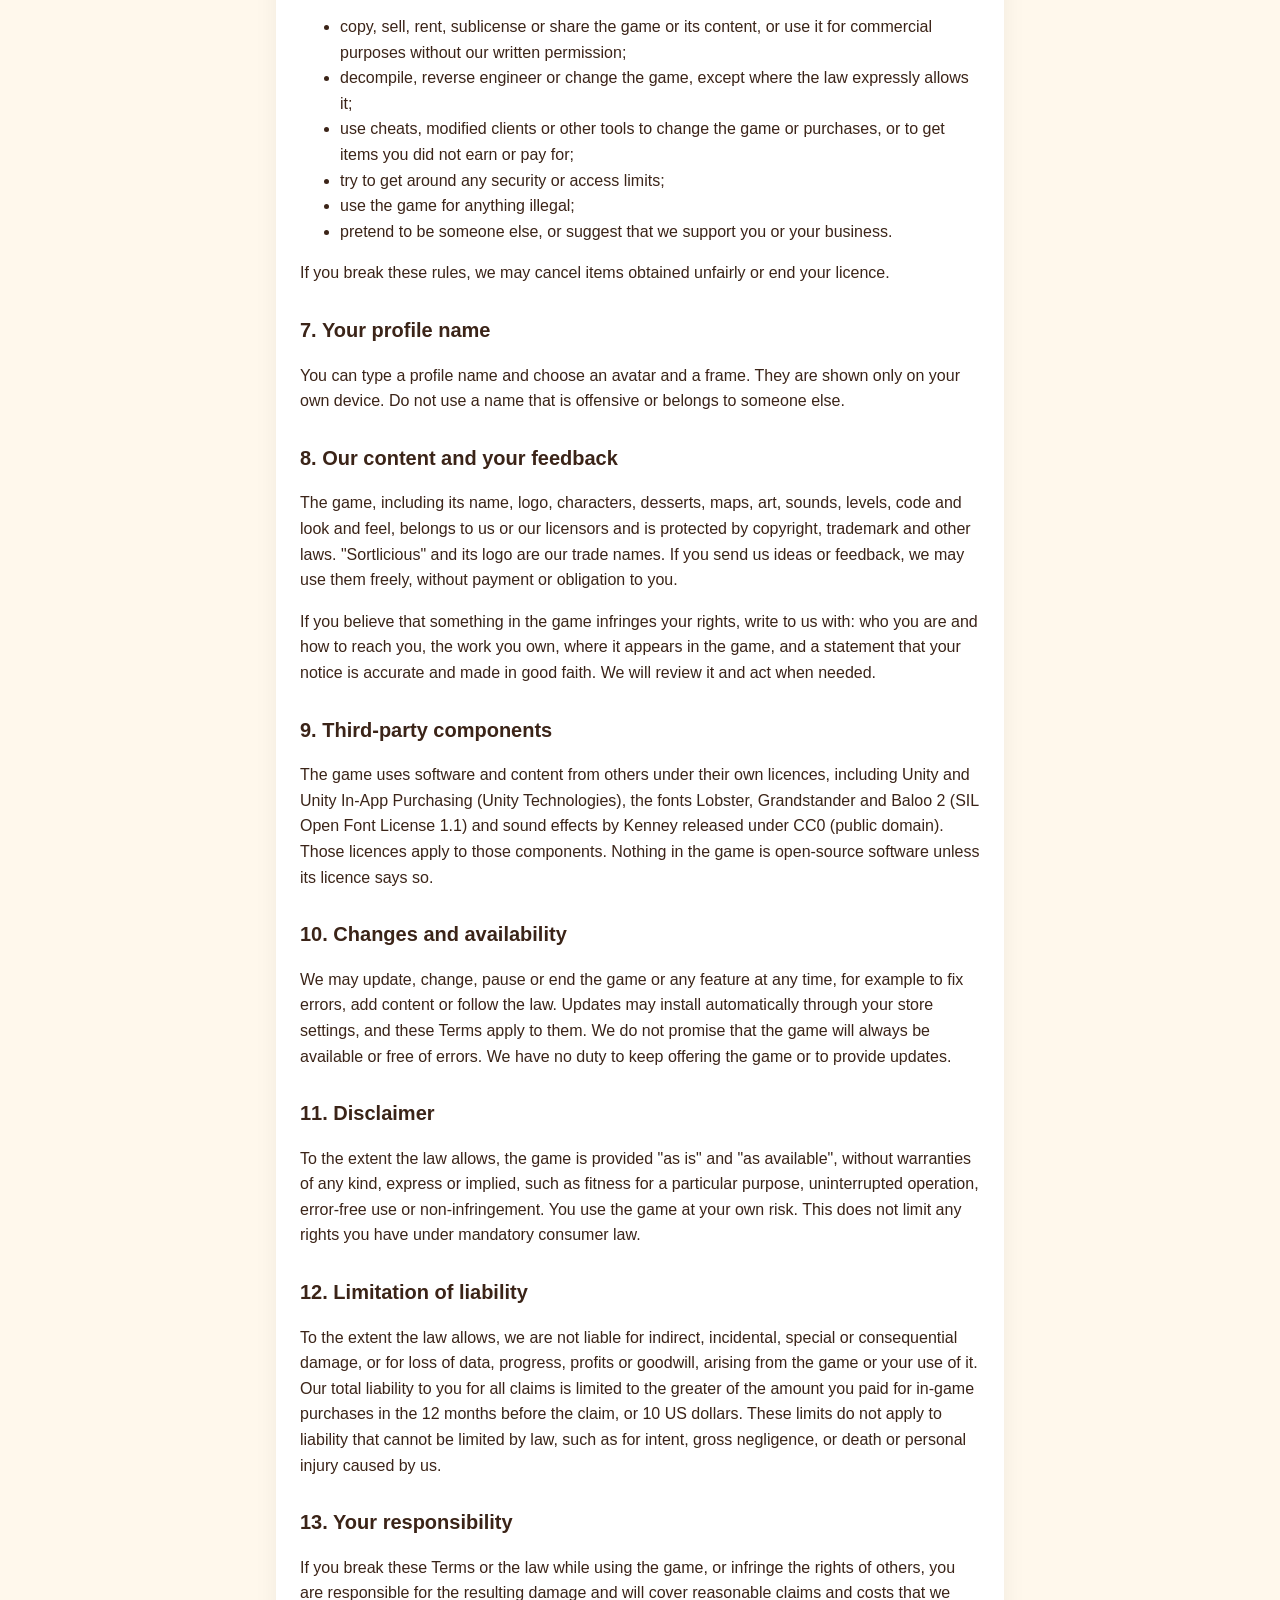
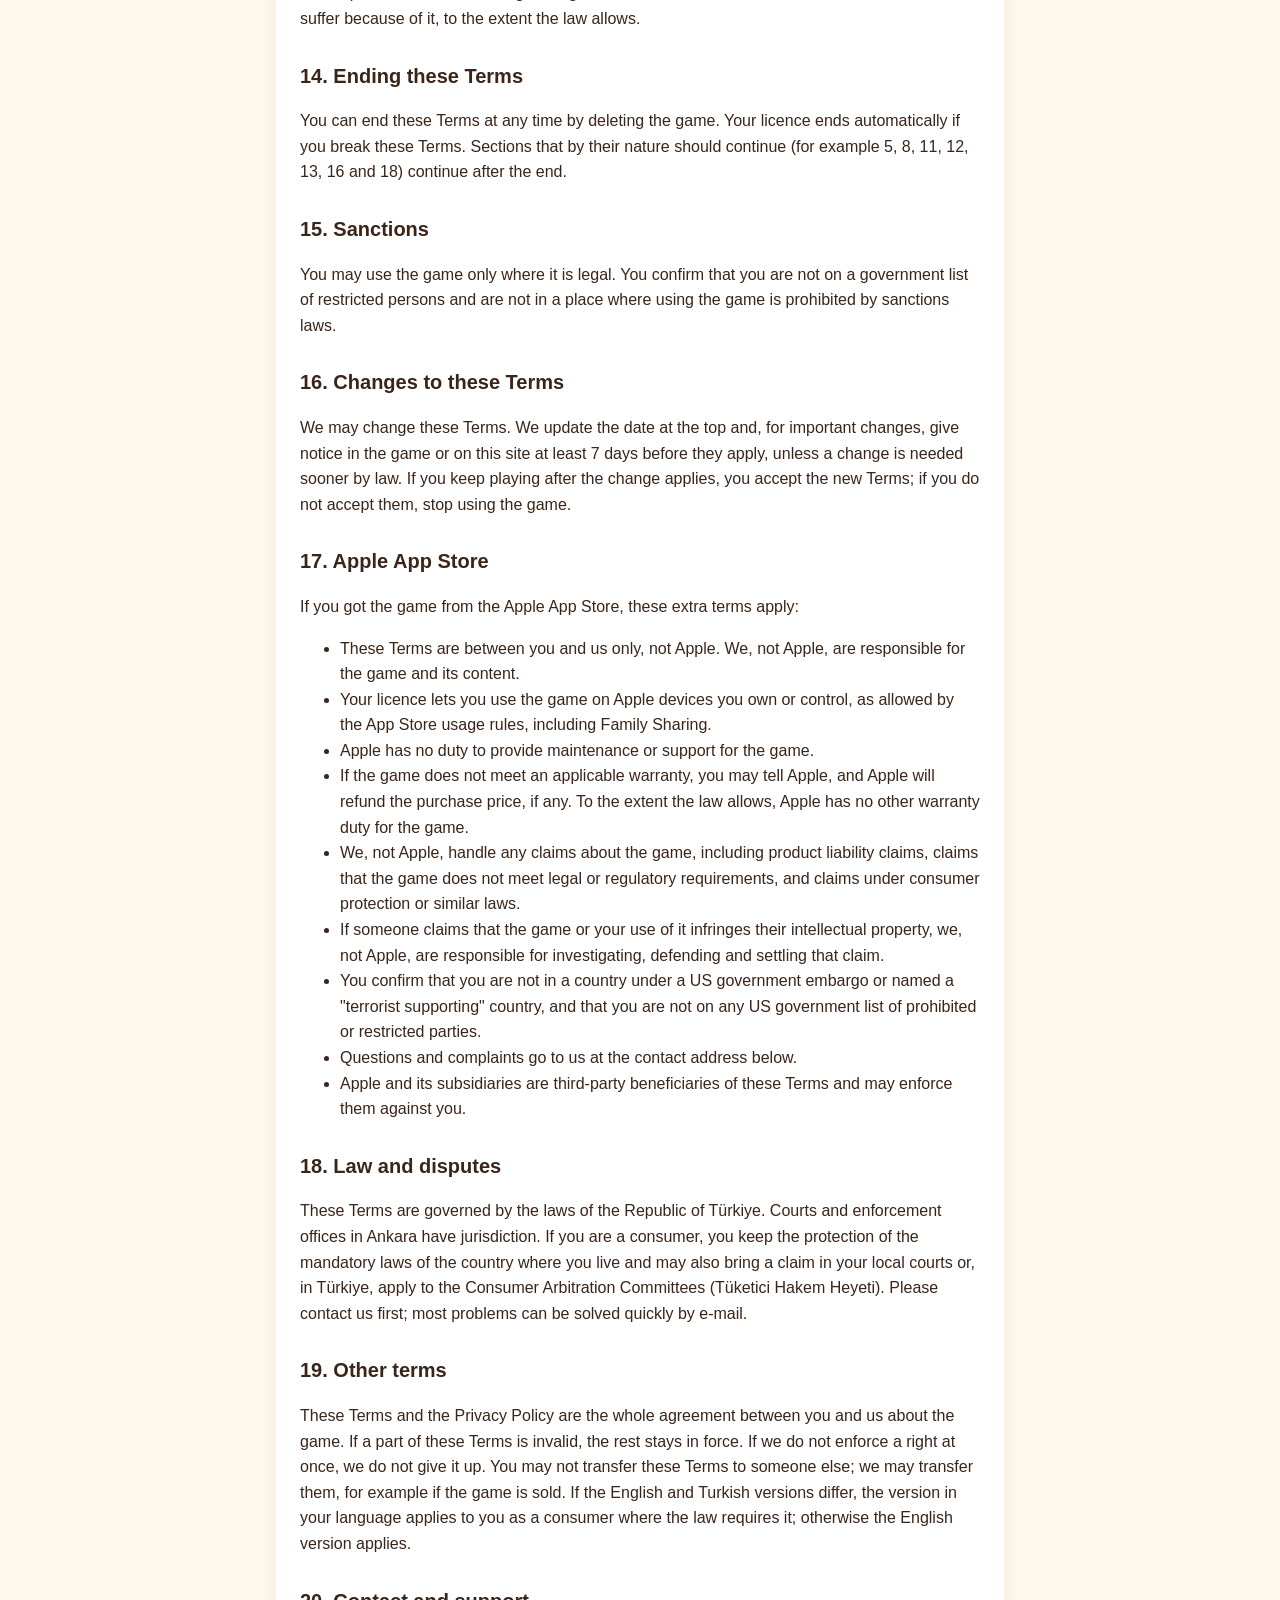
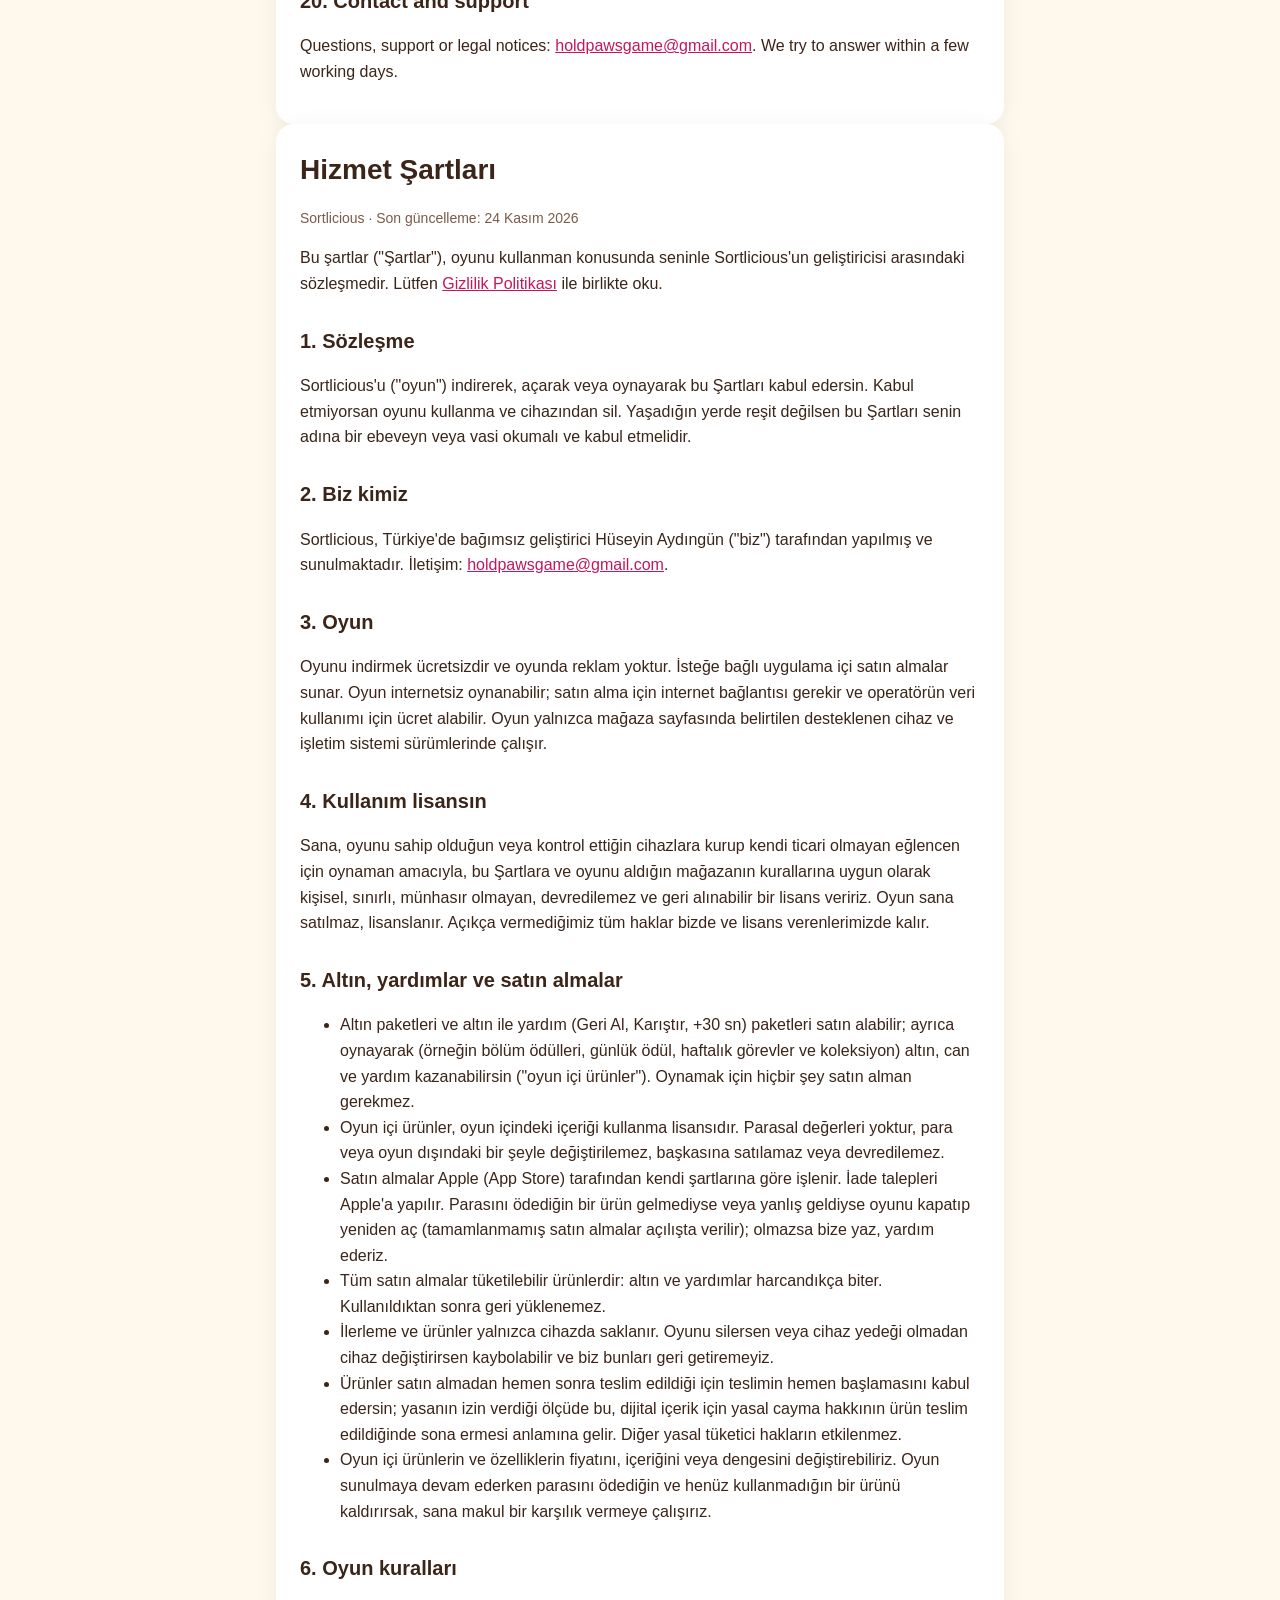
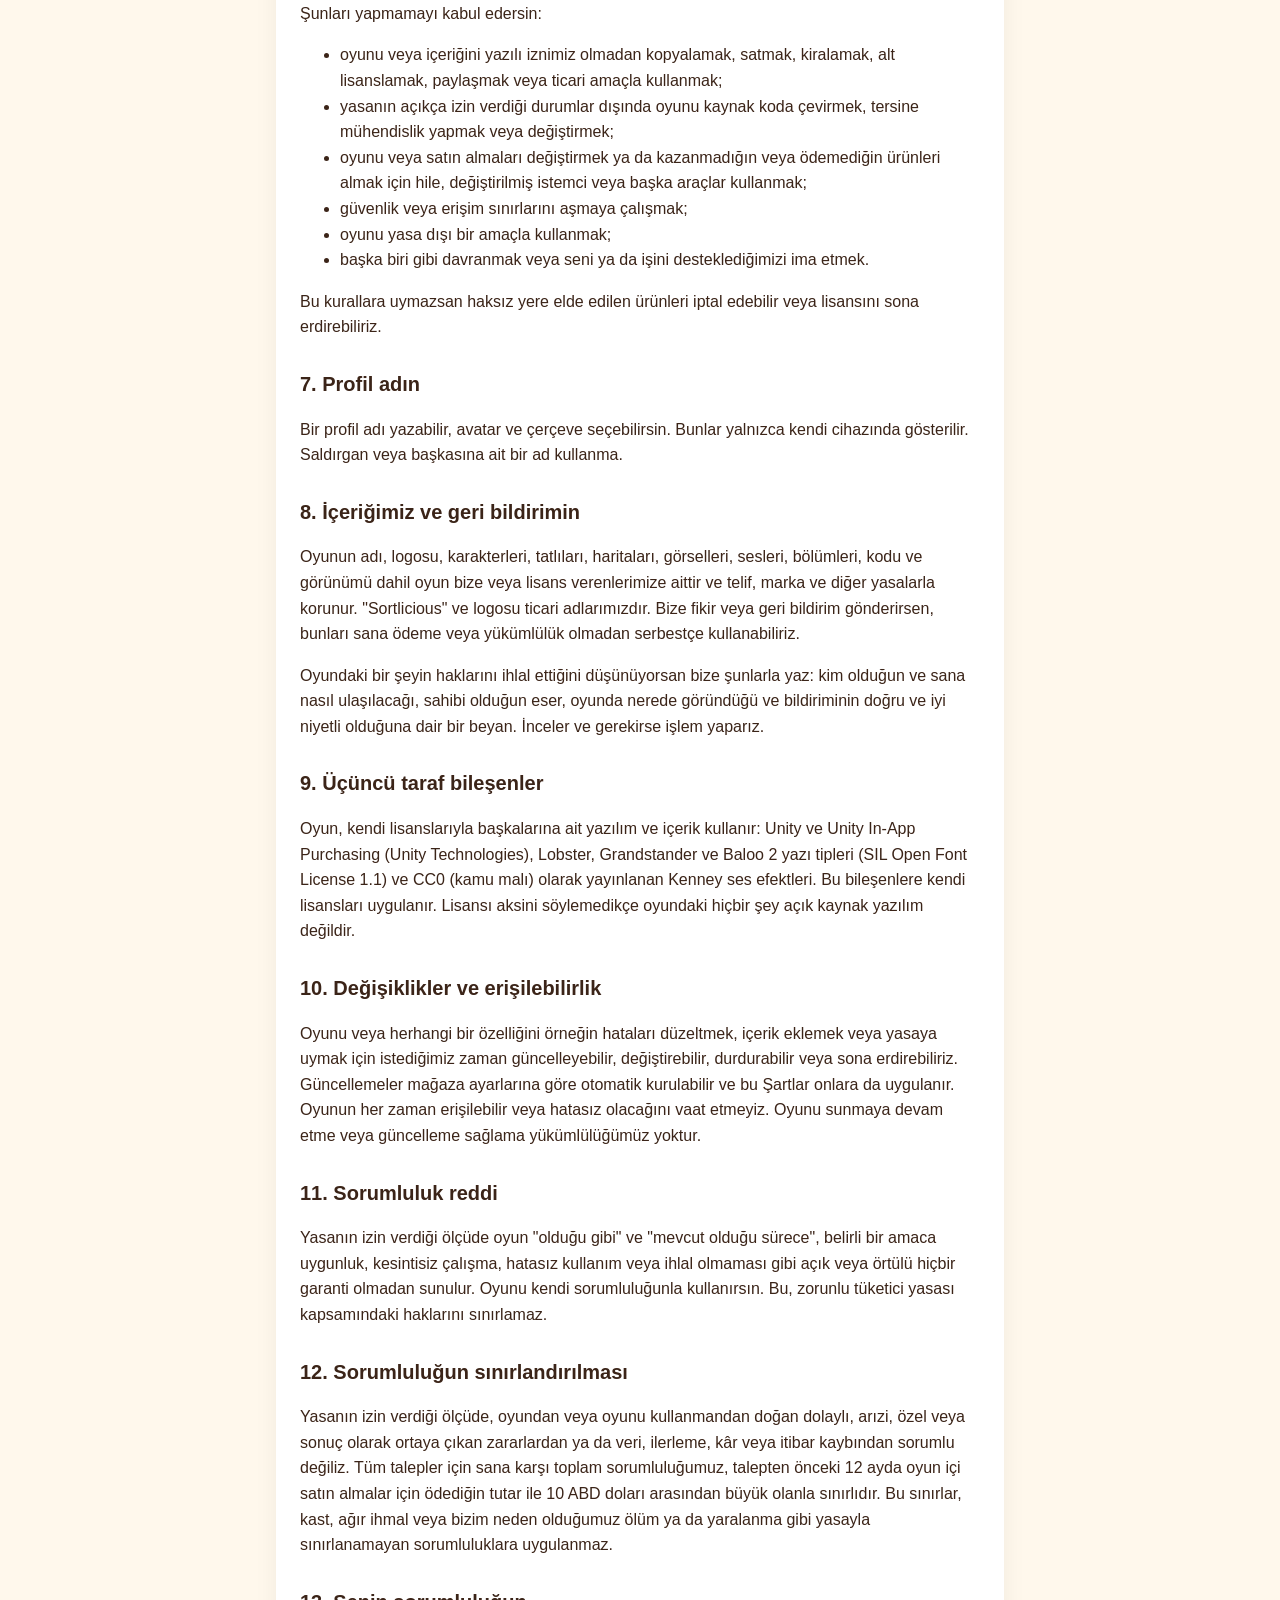
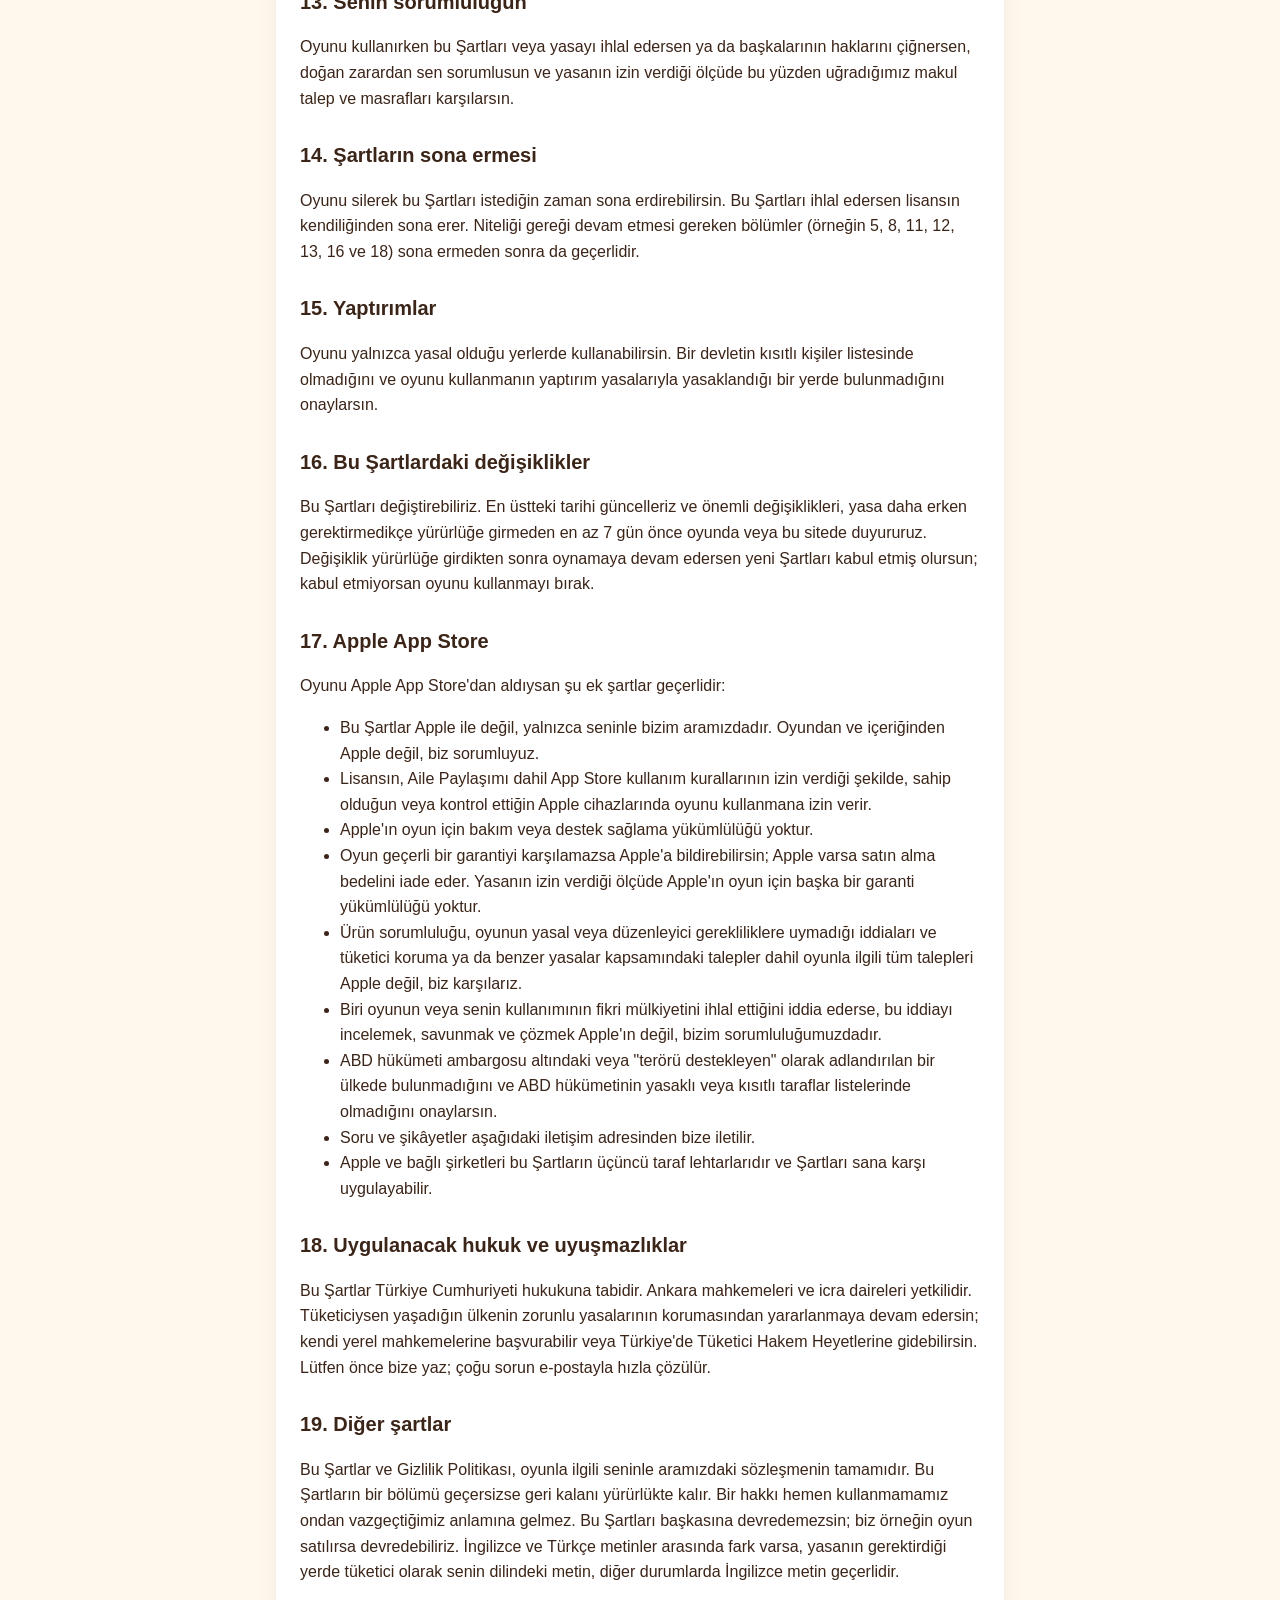
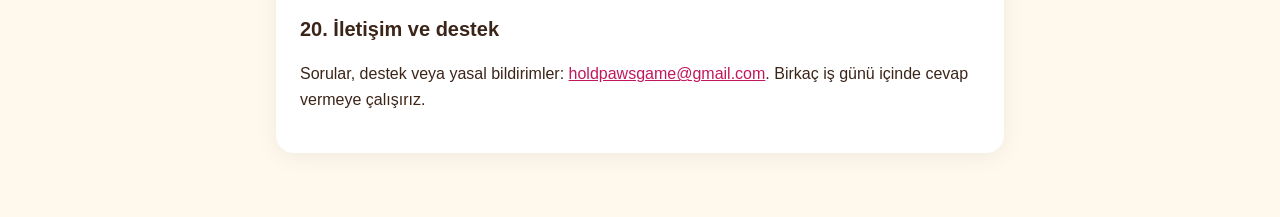
<file: sortlicious/terms.html>
<!doctype html>
<html lang="en">
<head>
<meta charset="utf-8">
<meta name="viewport" content="width=device-width, initial-scale=1">
<title>Sortlicious Terms of Service</title>
<link rel="stylesheet" href="style.css">
</head>
<body>
<main>
<nav><a href="index.html">Sortlicious</a> · <a href="privacy.html">Privacy Policy</a> · <a href="#tr">Türkçe</a></nav>
<div class="card">
<h1>Terms of Service</h1>
<p class="muted">Sortlicious · Last revised: 24 November 2026</p>

<p>These terms ("Terms") are an agreement between you and the developer of Sortlicious about your use of the game. Please read them together with our <a href="privacy.html">Privacy Policy</a>.</p>

<h2>1. Agreement</h2>
<p>By downloading, opening or playing Sortlicious ("the game"), you accept these Terms. If you do not accept them, do not use the game and delete it from your device. If you are under the age of majority where you live, a parent or guardian must read and accept these Terms for you.</p>

<h2>2. Who we are</h2>
<p>Sortlicious is made and offered by Hüseyin Aydıngün, an independent developer in Türkiye ("we", "us"). Contact: <a href="mailto:holdpawsgame@gmail.com">holdpawsgame@gmail.com</a>.</p>

<h2>3. The game</h2>
<p>The game is free to download and has no ads. It offers optional in-app purchases. The game can be played offline; buying items needs an internet connection, and your mobile operator may charge you for data use. The game works only on supported devices and operating system versions shown on the store page.</p>

<h2>4. Your licence</h2>
<p>We give you a personal, limited, non-exclusive, non-transferable and revocable licence to install and play the game on devices you own or control, for your own non-commercial entertainment, in line with these Terms and the rules of the store you got it from. The game is licensed to you, not sold. All rights we do not expressly give you stay with us and our licensors.</p>

<h2>5. Gold, helpers and purchases</h2>
<ul>
<li>You can buy gold packs and bundles of gold and helpers (Undo, Shuffle, +30 seconds), and you can also earn gold, lives and helpers by playing (for example level rewards, the daily reward, weekly goals and the collection) ("in-game items"). You never have to buy anything to play.</li>
<li>In-game items are a licence to use content inside the game. They have no money value, cannot be exchanged for money or anything outside the game, and cannot be sold or transferred to others.</li>
<li>Purchases are processed by Apple (App Store) under its terms. Refund requests go to Apple. If you did not receive an item you paid for, or got the wrong one, close and reopen the game (unfinished purchases are delivered at launch); if that does not help, write to us and we will help.</li>
<li>All purchases are consumable: gold and helpers are used up when you spend them. They cannot be restored after they are used.</li>
<li>Progress and items are kept only on the device. They can be lost if you delete the game or change devices without a device backup, and we cannot recover them.</li>
<li>Because items are delivered at once after purchase, you agree that the delivery starts immediately; where the law allows, this means the legal right of withdrawal for digital content ends when the item is delivered. Your other legal consumer rights are not affected.</li>
<li>We may change the price, content or balance of in-game items and features. If we ever remove an item you paid for and have not yet used while the game is still offered, we will try to give you a fair replacement.</li>
</ul>

<h2>6. Rules of play</h2>
<p>You agree not to:</p>
<ul>
<li>copy, sell, rent, sublicense or share the game or its content, or use it for commercial purposes without our written permission;</li>
<li>decompile, reverse engineer or change the game, except where the law expressly allows it;</li>
<li>use cheats, modified clients or other tools to change the game or purchases, or to get items you did not earn or pay for;</li>
<li>try to get around any security or access limits;</li>
<li>use the game for anything illegal;</li>
<li>pretend to be someone else, or suggest that we support you or your business.</li>
</ul>
<p>If you break these rules, we may cancel items obtained unfairly or end your licence.</p>

<h2>7. Your profile name</h2>
<p>You can type a profile name and choose an avatar and a frame. They are shown only on your own device. Do not use a name that is offensive or belongs to someone else.</p>

<h2>8. Our content and your feedback</h2>
<p>The game, including its name, logo, characters, desserts, maps, art, sounds, levels, code and look and feel, belongs to us or our licensors and is protected by copyright, trademark and other laws. "Sortlicious" and its logo are our trade names. If you send us ideas or feedback, we may use them freely, without payment or obligation to you.</p>
<p>If you believe that something in the game infringes your rights, write to us with: who you are and how to reach you, the work you own, where it appears in the game, and a statement that your notice is accurate and made in good faith. We will review it and act when needed.</p>

<h2>9. Third-party components</h2>
<p>The game uses software and content from others under their own licences, including Unity and Unity In-App Purchasing (Unity Technologies), the fonts Lobster, Grandstander and Baloo 2 (SIL Open Font License 1.1) and sound effects by Kenney released under CC0 (public domain). Those licences apply to those components. Nothing in the game is open-source software unless its licence says so.</p>

<h2>10. Changes and availability</h2>
<p>We may update, change, pause or end the game or any feature at any time, for example to fix errors, add content or follow the law. Updates may install automatically through your store settings, and these Terms apply to them. We do not promise that the game will always be available or free of errors. We have no duty to keep offering the game or to provide updates.</p>

<h2>11. Disclaimer</h2>
<p>To the extent the law allows, the game is provided "as is" and "as available", without warranties of any kind, express or implied, such as fitness for a particular purpose, uninterrupted operation, error-free use or non-infringement. You use the game at your own risk. This does not limit any rights you have under mandatory consumer law.</p>

<h2>12. Limitation of liability</h2>
<p>To the extent the law allows, we are not liable for indirect, incidental, special or consequential damage, or for loss of data, progress, profits or goodwill, arising from the game or your use of it. Our total liability to you for all claims is limited to the greater of the amount you paid for in-game purchases in the 12 months before the claim, or 10 US dollars. These limits do not apply to liability that cannot be limited by law, such as for intent, gross negligence, or death or personal injury caused by us.</p>

<h2>13. Your responsibility</h2>
<p>If you break these Terms or the law while using the game, or infringe the rights of others, you are responsible for the resulting damage and will cover reasonable claims and costs that we suffer because of it, to the extent the law allows.</p>

<h2>14. Ending these Terms</h2>
<p>You can end these Terms at any time by deleting the game. Your licence ends automatically if you break these Terms. Sections that by their nature should continue (for example 5, 8, 11, 12, 13, 16 and 18) continue after the end.</p>

<h2>15. Sanctions</h2>
<p>You may use the game only where it is legal. You confirm that you are not on a government list of restricted persons and are not in a place where using the game is prohibited by sanctions laws.</p>

<h2>16. Changes to these Terms</h2>
<p>We may change these Terms. We update the date at the top and, for important changes, give notice in the game or on this site at least 7 days before they apply, unless a change is needed sooner by law. If you keep playing after the change applies, you accept the new Terms; if you do not accept them, stop using the game.</p>

<h2>17. Apple App Store</h2>
<p>If you got the game from the Apple App Store, these extra terms apply:</p>
<ul>
<li>These Terms are between you and us only, not Apple. We, not Apple, are responsible for the game and its content.</li>
<li>Your licence lets you use the game on Apple devices you own or control, as allowed by the App Store usage rules, including Family Sharing.</li>
<li>Apple has no duty to provide maintenance or support for the game.</li>
<li>If the game does not meet an applicable warranty, you may tell Apple, and Apple will refund the purchase price, if any. To the extent the law allows, Apple has no other warranty duty for the game.</li>
<li>We, not Apple, handle any claims about the game, including product liability claims, claims that the game does not meet legal or regulatory requirements, and claims under consumer protection or similar laws.</li>
<li>If someone claims that the game or your use of it infringes their intellectual property, we, not Apple, are responsible for investigating, defending and settling that claim.</li>
<li>You confirm that you are not in a country under a US government embargo or named a "terrorist supporting" country, and that you are not on any US government list of prohibited or restricted parties.</li>
<li>Questions and complaints go to us at the contact address below.</li>
<li>Apple and its subsidiaries are third-party beneficiaries of these Terms and may enforce them against you.</li>
</ul>

<h2>18. Law and disputes</h2>
<p>These Terms are governed by the laws of the Republic of Türkiye. Courts and enforcement offices in Ankara have jurisdiction. If you are a consumer, you keep the protection of the mandatory laws of the country where you live and may also bring a claim in your local courts or, in Türkiye, apply to the Consumer Arbitration Committees (Tüketici Hakem Heyeti). Please contact us first; most problems can be solved quickly by e-mail.</p>

<h2>19. Other terms</h2>
<p>These Terms and the Privacy Policy are the whole agreement between you and us about the game. If a part of these Terms is invalid, the rest stays in force. If we do not enforce a right at once, we do not give it up. You may not transfer these Terms to someone else; we may transfer them, for example if the game is sold. If the English and Turkish versions differ, the version in your language applies to you as a consumer where the law requires it; otherwise the English version applies.</p>

<h2>20. Contact and support</h2>
<p>Questions, support or legal notices: <a href="mailto:holdpawsgame@gmail.com">holdpawsgame@gmail.com</a>. We try to answer within a few working days.</p>
</div>

<div class="card" id="tr">
<h1>Hizmet Şartları</h1>
<p class="muted">Sortlicious · Son güncelleme: 24 Kasım 2026</p>

<p>Bu şartlar ("Şartlar"), oyunu kullanman konusunda seninle Sortlicious'un geliştiricisi arasındaki sözleşmedir. Lütfen <a href="privacy.html#tr">Gizlilik Politikası</a> ile birlikte oku.</p>

<h2>1. Sözleşme</h2>
<p>Sortlicious'u ("oyun") indirerek, açarak veya oynayarak bu Şartları kabul edersin. Kabul etmiyorsan oyunu kullanma ve cihazından sil. Yaşadığın yerde reşit değilsen bu Şartları senin adına bir ebeveyn veya vasi okumalı ve kabul etmelidir.</p>

<h2>2. Biz kimiz</h2>
<p>Sortlicious, Türkiye'de bağımsız geliştirici Hüseyin Aydıngün ("biz") tarafından yapılmış ve sunulmaktadır. İletişim: <a href="mailto:holdpawsgame@gmail.com">holdpawsgame@gmail.com</a>.</p>

<h2>3. Oyun</h2>
<p>Oyunu indirmek ücretsizdir ve oyunda reklam yoktur. İsteğe bağlı uygulama içi satın almalar sunar. Oyun internetsiz oynanabilir; satın alma için internet bağlantısı gerekir ve operatörün veri kullanımı için ücret alabilir. Oyun yalnızca mağaza sayfasında belirtilen desteklenen cihaz ve işletim sistemi sürümlerinde çalışır.</p>

<h2>4. Kullanım lisansın</h2>
<p>Sana, oyunu sahip olduğun veya kontrol ettiğin cihazlara kurup kendi ticari olmayan eğlencen için oynaman amacıyla, bu Şartlara ve oyunu aldığın mağazanın kurallarına uygun olarak kişisel, sınırlı, münhasır olmayan, devredilemez ve geri alınabilir bir lisans veririz. Oyun sana satılmaz, lisanslanır. Açıkça vermediğimiz tüm haklar bizde ve lisans verenlerimizde kalır.</p>

<h2>5. Altın, yardımlar ve satın almalar</h2>
<ul>
<li>Altın paketleri ve altın ile yardım (Geri Al, Karıştır, +30 sn) paketleri satın alabilir; ayrıca oynayarak (örneğin bölüm ödülleri, günlük ödül, haftalık görevler ve koleksiyon) altın, can ve yardım kazanabilirsin ("oyun içi ürünler"). Oynamak için hiçbir şey satın alman gerekmez.</li>
<li>Oyun içi ürünler, oyun içindeki içeriği kullanma lisansıdır. Parasal değerleri yoktur, para veya oyun dışındaki bir şeyle değiştirilemez, başkasına satılamaz veya devredilemez.</li>
<li>Satın almalar Apple (App Store) tarafından kendi şartlarına göre işlenir. İade talepleri Apple'a yapılır. Parasını ödediğin bir ürün gelmediyse veya yanlış geldiyse oyunu kapatıp yeniden aç (tamamlanmamış satın almalar açılışta verilir); olmazsa bize yaz, yardım ederiz.</li>
<li>Tüm satın almalar tüketilebilir ürünlerdir: altın ve yardımlar harcandıkça biter. Kullanıldıktan sonra geri yüklenemez.</li>
<li>İlerleme ve ürünler yalnızca cihazda saklanır. Oyunu silersen veya cihaz yedeği olmadan cihaz değiştirirsen kaybolabilir ve biz bunları geri getiremeyiz.</li>
<li>Ürünler satın almadan hemen sonra teslim edildiği için teslimin hemen başlamasını kabul edersin; yasanın izin verdiği ölçüde bu, dijital içerik için yasal cayma hakkının ürün teslim edildiğinde sona ermesi anlamına gelir. Diğer yasal tüketici hakların etkilenmez.</li>
<li>Oyun içi ürünlerin ve özelliklerin fiyatını, içeriğini veya dengesini değiştirebiliriz. Oyun sunulmaya devam ederken parasını ödediğin ve henüz kullanmadığın bir ürünü kaldırırsak, sana makul bir karşılık vermeye çalışırız.</li>
</ul>

<h2>6. Oyun kuralları</h2>
<p>Şunları yapmamayı kabul edersin:</p>
<ul>
<li>oyunu veya içeriğini yazılı iznimiz olmadan kopyalamak, satmak, kiralamak, alt lisanslamak, paylaşmak veya ticari amaçla kullanmak;</li>
<li>yasanın açıkça izin verdiği durumlar dışında oyunu kaynak koda çevirmek, tersine mühendislik yapmak veya değiştirmek;</li>
<li>oyunu veya satın almaları değiştirmek ya da kazanmadığın veya ödemediğin ürünleri almak için hile, değiştirilmiş istemci veya başka araçlar kullanmak;</li>
<li>güvenlik veya erişim sınırlarını aşmaya çalışmak;</li>
<li>oyunu yasa dışı bir amaçla kullanmak;</li>
<li>başka biri gibi davranmak veya seni ya da işini desteklediğimizi ima etmek.</li>
</ul>
<p>Bu kurallara uymazsan haksız yere elde edilen ürünleri iptal edebilir veya lisansını sona erdirebiliriz.</p>

<h2>7. Profil adın</h2>
<p>Bir profil adı yazabilir, avatar ve çerçeve seçebilirsin. Bunlar yalnızca kendi cihazında gösterilir. Saldırgan veya başkasına ait bir ad kullanma.</p>

<h2>8. İçeriğimiz ve geri bildirimin</h2>
<p>Oyunun adı, logosu, karakterleri, tatlıları, haritaları, görselleri, sesleri, bölümleri, kodu ve görünümü dahil oyun bize veya lisans verenlerimize aittir ve telif, marka ve diğer yasalarla korunur. "Sortlicious" ve logosu ticari adlarımızdır. Bize fikir veya geri bildirim gönderirsen, bunları sana ödeme veya yükümlülük olmadan serbestçe kullanabiliriz.</p>
<p>Oyundaki bir şeyin haklarını ihlal ettiğini düşünüyorsan bize şunlarla yaz: kim olduğun ve sana nasıl ulaşılacağı, sahibi olduğun eser, oyunda nerede göründüğü ve bildiriminin doğru ve iyi niyetli olduğuna dair bir beyan. İnceler ve gerekirse işlem yaparız.</p>

<h2>9. Üçüncü taraf bileşenler</h2>
<p>Oyun, kendi lisanslarıyla başkalarına ait yazılım ve içerik kullanır: Unity ve Unity In-App Purchasing (Unity Technologies), Lobster, Grandstander ve Baloo 2 yazı tipleri (SIL Open Font License 1.1) ve CC0 (kamu malı) olarak yayınlanan Kenney ses efektleri. Bu bileşenlere kendi lisansları uygulanır. Lisansı aksini söylemedikçe oyundaki hiçbir şey açık kaynak yazılım değildir.</p>

<h2>10. Değişiklikler ve erişilebilirlik</h2>
<p>Oyunu veya herhangi bir özelliğini örneğin hataları düzeltmek, içerik eklemek veya yasaya uymak için istediğimiz zaman güncelleyebilir, değiştirebilir, durdurabilir veya sona erdirebiliriz. Güncellemeler mağaza ayarlarına göre otomatik kurulabilir ve bu Şartlar onlara da uygulanır. Oyunun her zaman erişilebilir veya hatasız olacağını vaat etmeyiz. Oyunu sunmaya devam etme veya güncelleme sağlama yükümlülüğümüz yoktur.</p>

<h2>11. Sorumluluk reddi</h2>
<p>Yasanın izin verdiği ölçüde oyun "olduğu gibi" ve "mevcut olduğu sürece", belirli bir amaca uygunluk, kesintisiz çalışma, hatasız kullanım veya ihlal olmaması gibi açık veya örtülü hiçbir garanti olmadan sunulur. Oyunu kendi sorumluluğunla kullanırsın. Bu, zorunlu tüketici yasası kapsamındaki haklarını sınırlamaz.</p>

<h2>12. Sorumluluğun sınırlandırılması</h2>
<p>Yasanın izin verdiği ölçüde, oyundan veya oyunu kullanmandan doğan dolaylı, arızi, özel veya sonuç olarak ortaya çıkan zararlardan ya da veri, ilerleme, kâr veya itibar kaybından sorumlu değiliz. Tüm talepler için sana karşı toplam sorumluluğumuz, talepten önceki 12 ayda oyun içi satın almalar için ödediğin tutar ile 10 ABD doları arasından büyük olanla sınırlıdır. Bu sınırlar, kast, ağır ihmal veya bizim neden olduğumuz ölüm ya da yaralanma gibi yasayla sınırlanamayan sorumluluklara uygulanmaz.</p>

<h2>13. Senin sorumluluğun</h2>
<p>Oyunu kullanırken bu Şartları veya yasayı ihlal edersen ya da başkalarının haklarını çiğnersen, doğan zarardan sen sorumlusun ve yasanın izin verdiği ölçüde bu yüzden uğradığımız makul talep ve masrafları karşılarsın.</p>

<h2>14. Şartların sona ermesi</h2>
<p>Oyunu silerek bu Şartları istediğin zaman sona erdirebilirsin. Bu Şartları ihlal edersen lisansın kendiliğinden sona erer. Niteliği gereği devam etmesi gereken bölümler (örneğin 5, 8, 11, 12, 13, 16 ve 18) sona ermeden sonra da geçerlidir.</p>

<h2>15. Yaptırımlar</h2>
<p>Oyunu yalnızca yasal olduğu yerlerde kullanabilirsin. Bir devletin kısıtlı kişiler listesinde olmadığını ve oyunu kullanmanın yaptırım yasalarıyla yasaklandığı bir yerde bulunmadığını onaylarsın.</p>

<h2>16. Bu Şartlardaki değişiklikler</h2>
<p>Bu Şartları değiştirebiliriz. En üstteki tarihi güncelleriz ve önemli değişiklikleri, yasa daha erken gerektirmedikçe yürürlüğe girmeden en az 7 gün önce oyunda veya bu sitede duyururuz. Değişiklik yürürlüğe girdikten sonra oynamaya devam edersen yeni Şartları kabul etmiş olursun; kabul etmiyorsan oyunu kullanmayı bırak.</p>

<h2>17. Apple App Store</h2>
<p>Oyunu Apple App Store'dan aldıysan şu ek şartlar geçerlidir:</p>
<ul>
<li>Bu Şartlar Apple ile değil, yalnızca seninle bizim aramızdadır. Oyundan ve içeriğinden Apple değil, biz sorumluyuz.</li>
<li>Lisansın, Aile Paylaşımı dahil App Store kullanım kurallarının izin verdiği şekilde, sahip olduğun veya kontrol ettiğin Apple cihazlarında oyunu kullanmana izin verir.</li>
<li>Apple'ın oyun için bakım veya destek sağlama yükümlülüğü yoktur.</li>
<li>Oyun geçerli bir garantiyi karşılamazsa Apple'a bildirebilirsin; Apple varsa satın alma bedelini iade eder. Yasanın izin verdiği ölçüde Apple'ın oyun için başka bir garanti yükümlülüğü yoktur.</li>
<li>Ürün sorumluluğu, oyunun yasal veya düzenleyici gerekliliklere uymadığı iddiaları ve tüketici koruma ya da benzer yasalar kapsamındaki talepler dahil oyunla ilgili tüm talepleri Apple değil, biz karşılarız.</li>
<li>Biri oyunun veya senin kullanımının fikri mülkiyetini ihlal ettiğini iddia ederse, bu iddiayı incelemek, savunmak ve çözmek Apple'ın değil, bizim sorumluluğumuzdadır.</li>
<li>ABD hükümeti ambargosu altındaki veya "terörü destekleyen" olarak adlandırılan bir ülkede bulunmadığını ve ABD hükümetinin yasaklı veya kısıtlı taraflar listelerinde olmadığını onaylarsın.</li>
<li>Soru ve şikâyetler aşağıdaki iletişim adresinden bize iletilir.</li>
<li>Apple ve bağlı şirketleri bu Şartların üçüncü taraf lehtarlarıdır ve Şartları sana karşı uygulayabilir.</li>
</ul>

<h2>18. Uygulanacak hukuk ve uyuşmazlıklar</h2>
<p>Bu Şartlar Türkiye Cumhuriyeti hukukuna tabidir. Ankara mahkemeleri ve icra daireleri yetkilidir. Tüketiciysen yaşadığın ülkenin zorunlu yasalarının korumasından yararlanmaya devam edersin; kendi yerel mahkemelerine başvurabilir veya Türkiye'de Tüketici Hakem Heyetlerine gidebilirsin. Lütfen önce bize yaz; çoğu sorun e-postayla hızla çözülür.</p>

<h2>19. Diğer şartlar</h2>
<p>Bu Şartlar ve Gizlilik Politikası, oyunla ilgili seninle aramızdaki sözleşmenin tamamıdır. Bu Şartların bir bölümü geçersizse geri kalanı yürürlükte kalır. Bir hakkı hemen kullanmamamız ondan vazgeçtiğimiz anlamına gelmez. Bu Şartları başkasına devredemezsin; biz örneğin oyun satılırsa devredebiliriz. İngilizce ve Türkçe metinler arasında fark varsa, yasanın gerektirdiği yerde tüketici olarak senin dilindeki metin, diğer durumlarda İngilizce metin geçerlidir.</p>

<h2>20. İletişim ve destek</h2>
<p>Sorular, destek veya yasal bildirimler: <a href="mailto:holdpawsgame@gmail.com">holdpawsgame@gmail.com</a>. Birkaç iş günü içinde cevap vermeye çalışırız.</p>
</div>
</main>
</body>
</html>
</file>
<file: sortlicious/style.css>
:root { --bg: #fff8ec; --ink: #3b2418; --muted: #7a5a48; --accent: #c2185b; --card: #ffffff; }
@media (prefers-color-scheme: dark) { :root { --bg: #12202b; --ink: #f1e9e2; --muted: #c8b9ad; --accent: #7cc3ff; --card: #1b2c39; } }
* { box-sizing: border-box; }
body { margin: 0; background: var(--bg); color: var(--ink); font: 16px/1.6 -apple-system, BlinkMacSystemFont, "Segoe UI", Roboto, sans-serif; }
main { max-width: 760px; margin: 0 auto; padding: 32px 16px 64px; }
.card { background: var(--card); border-radius: 18px; padding: 24px; box-shadow: 0 4px 24px rgba(0,0,0,.06); }
h1 { margin: 0 0 4px; font-size: 28px; }
h2 { margin-top: 28px; font-size: 20px; }
.muted { color: var(--muted); font-size: 14px; }
a { color: var(--accent); }
nav { margin-bottom: 16px; font-size: 14px; }
.lang { margin: 28px 0 0; padding-top: 20px; border-top: 1px solid rgba(127,127,127,.25); }
</file>
